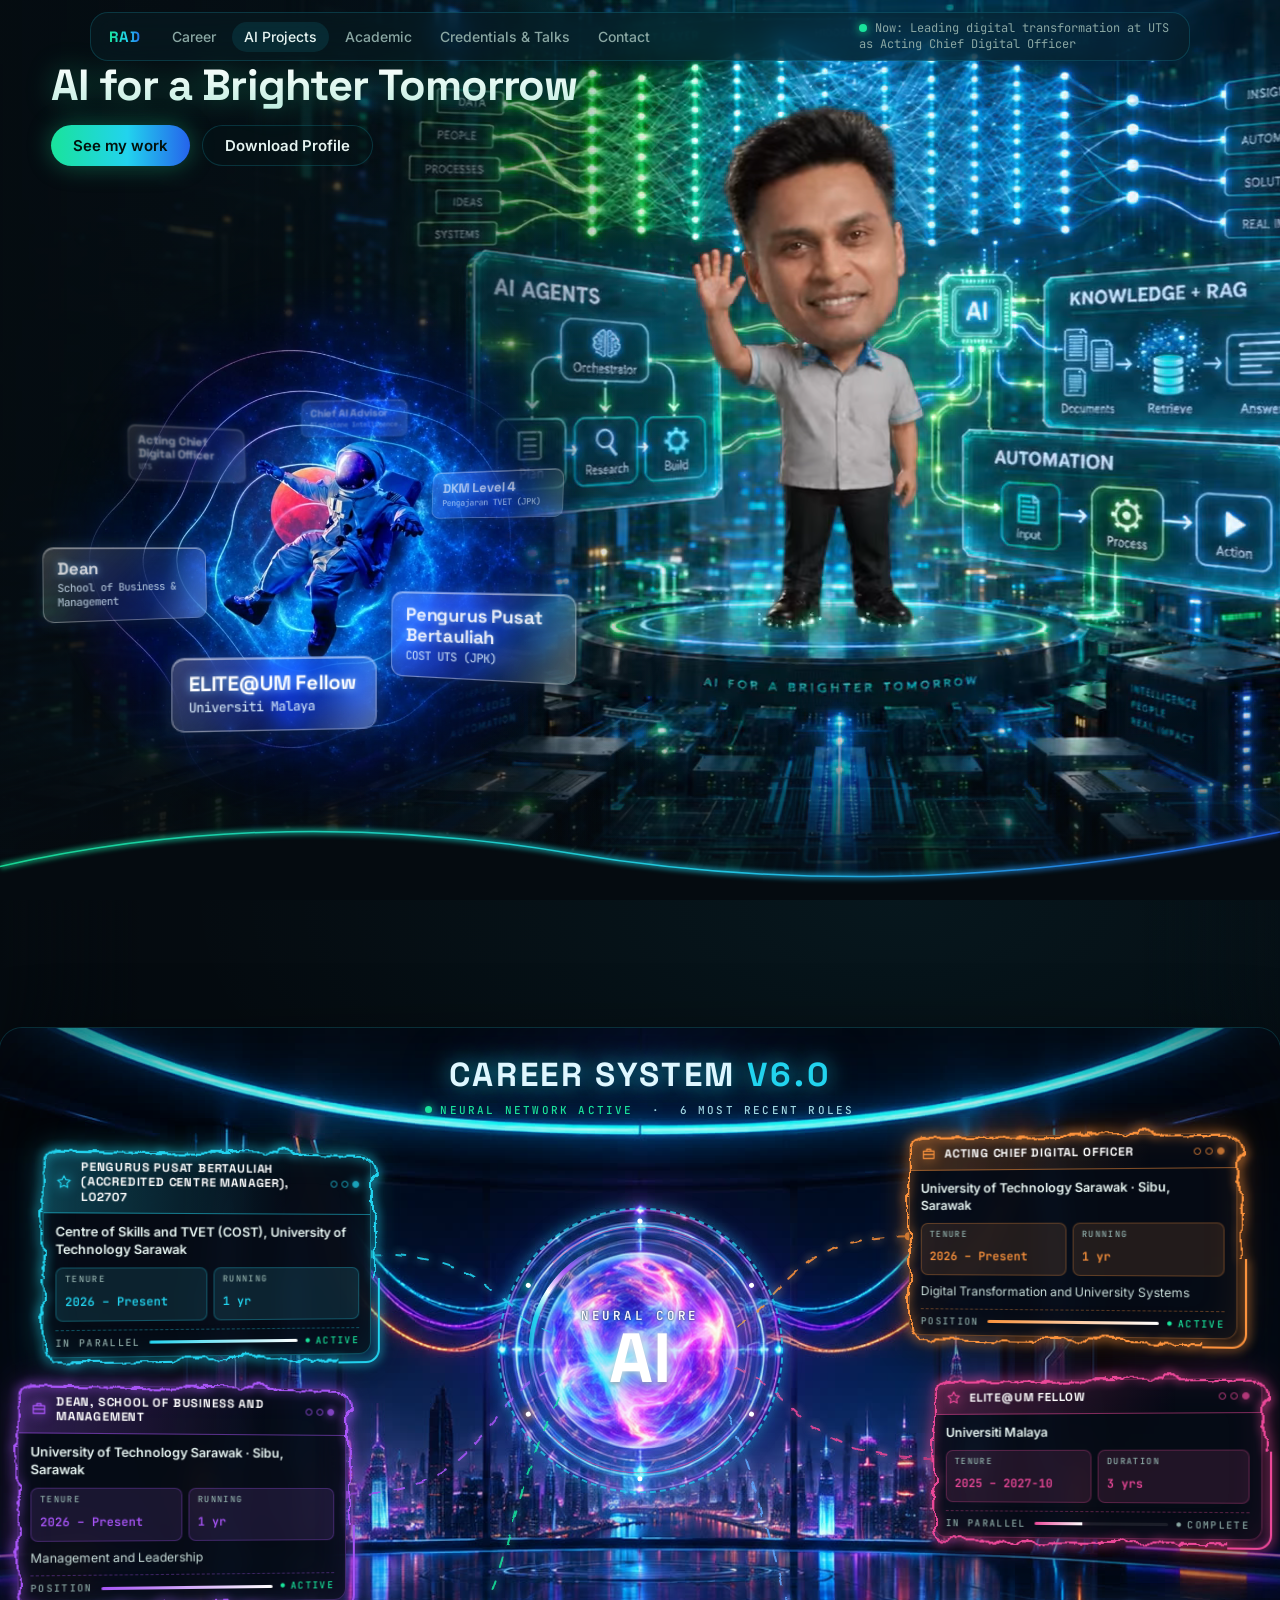
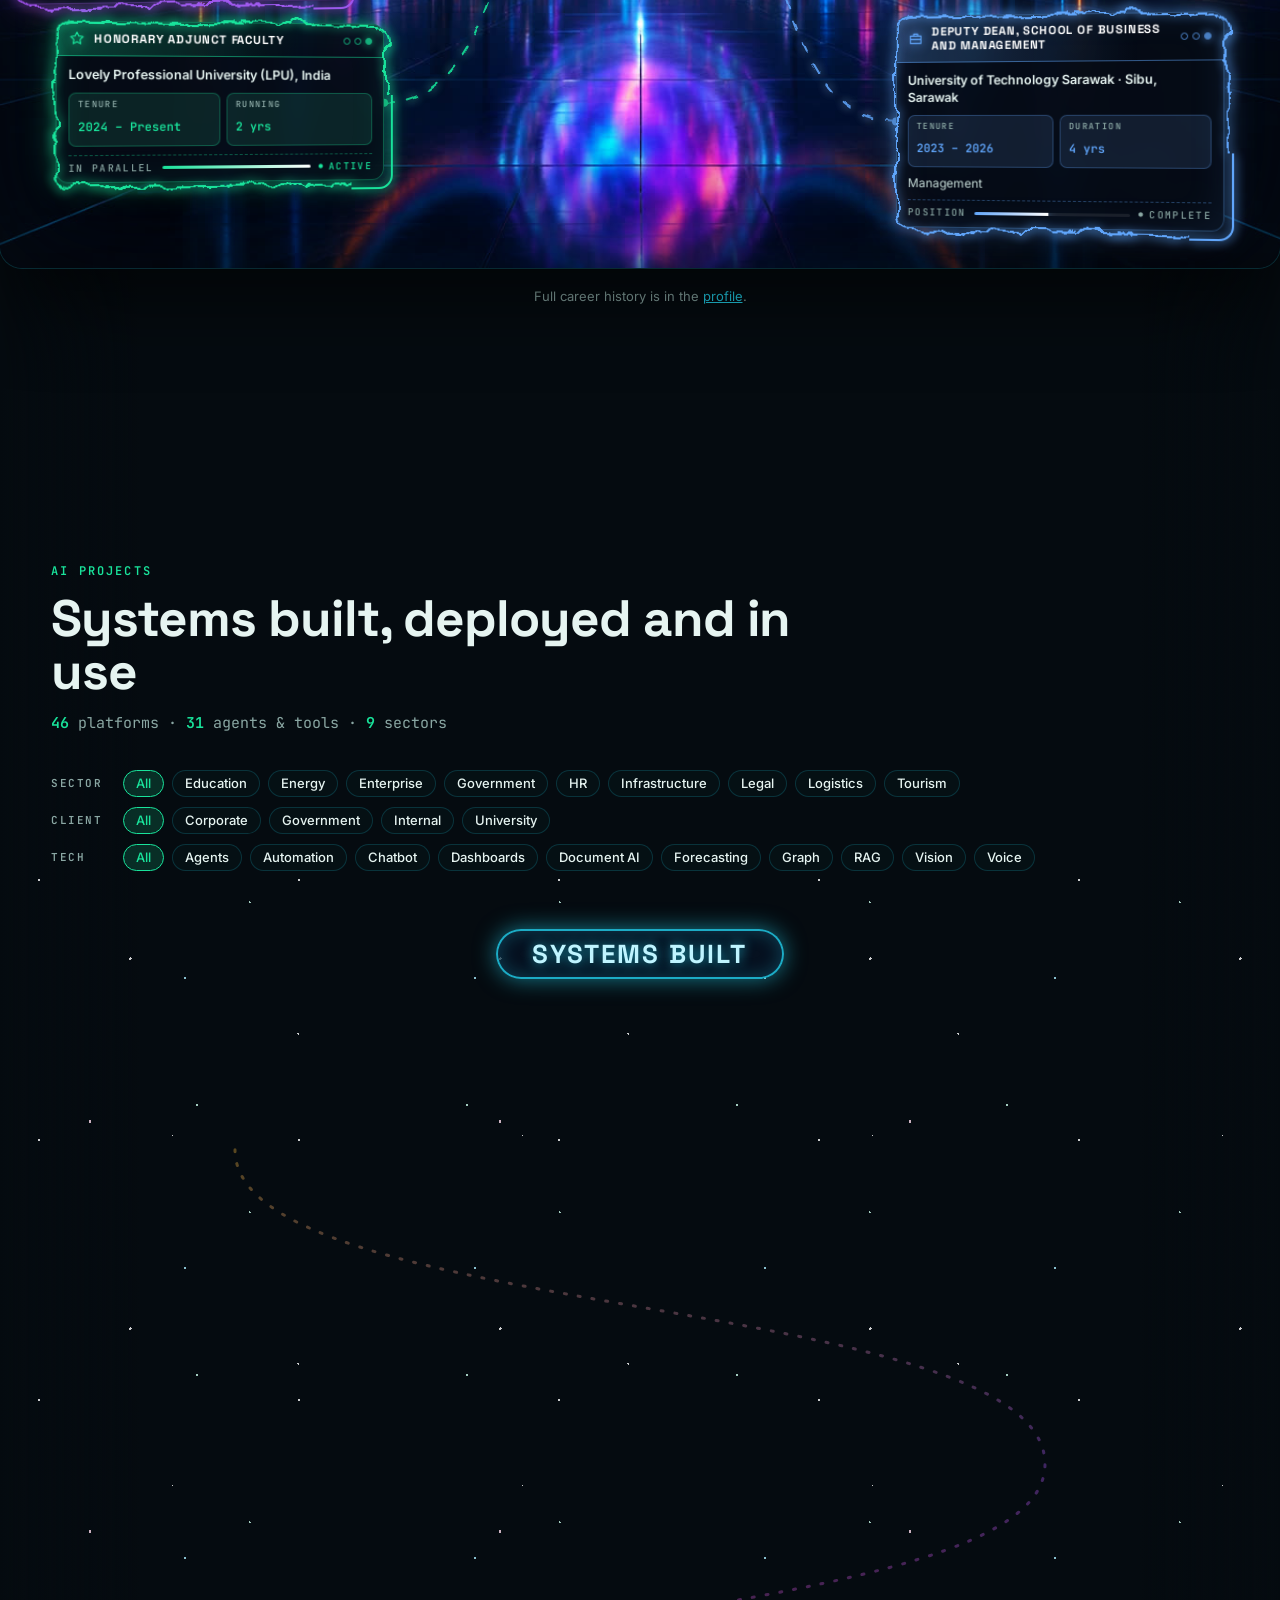
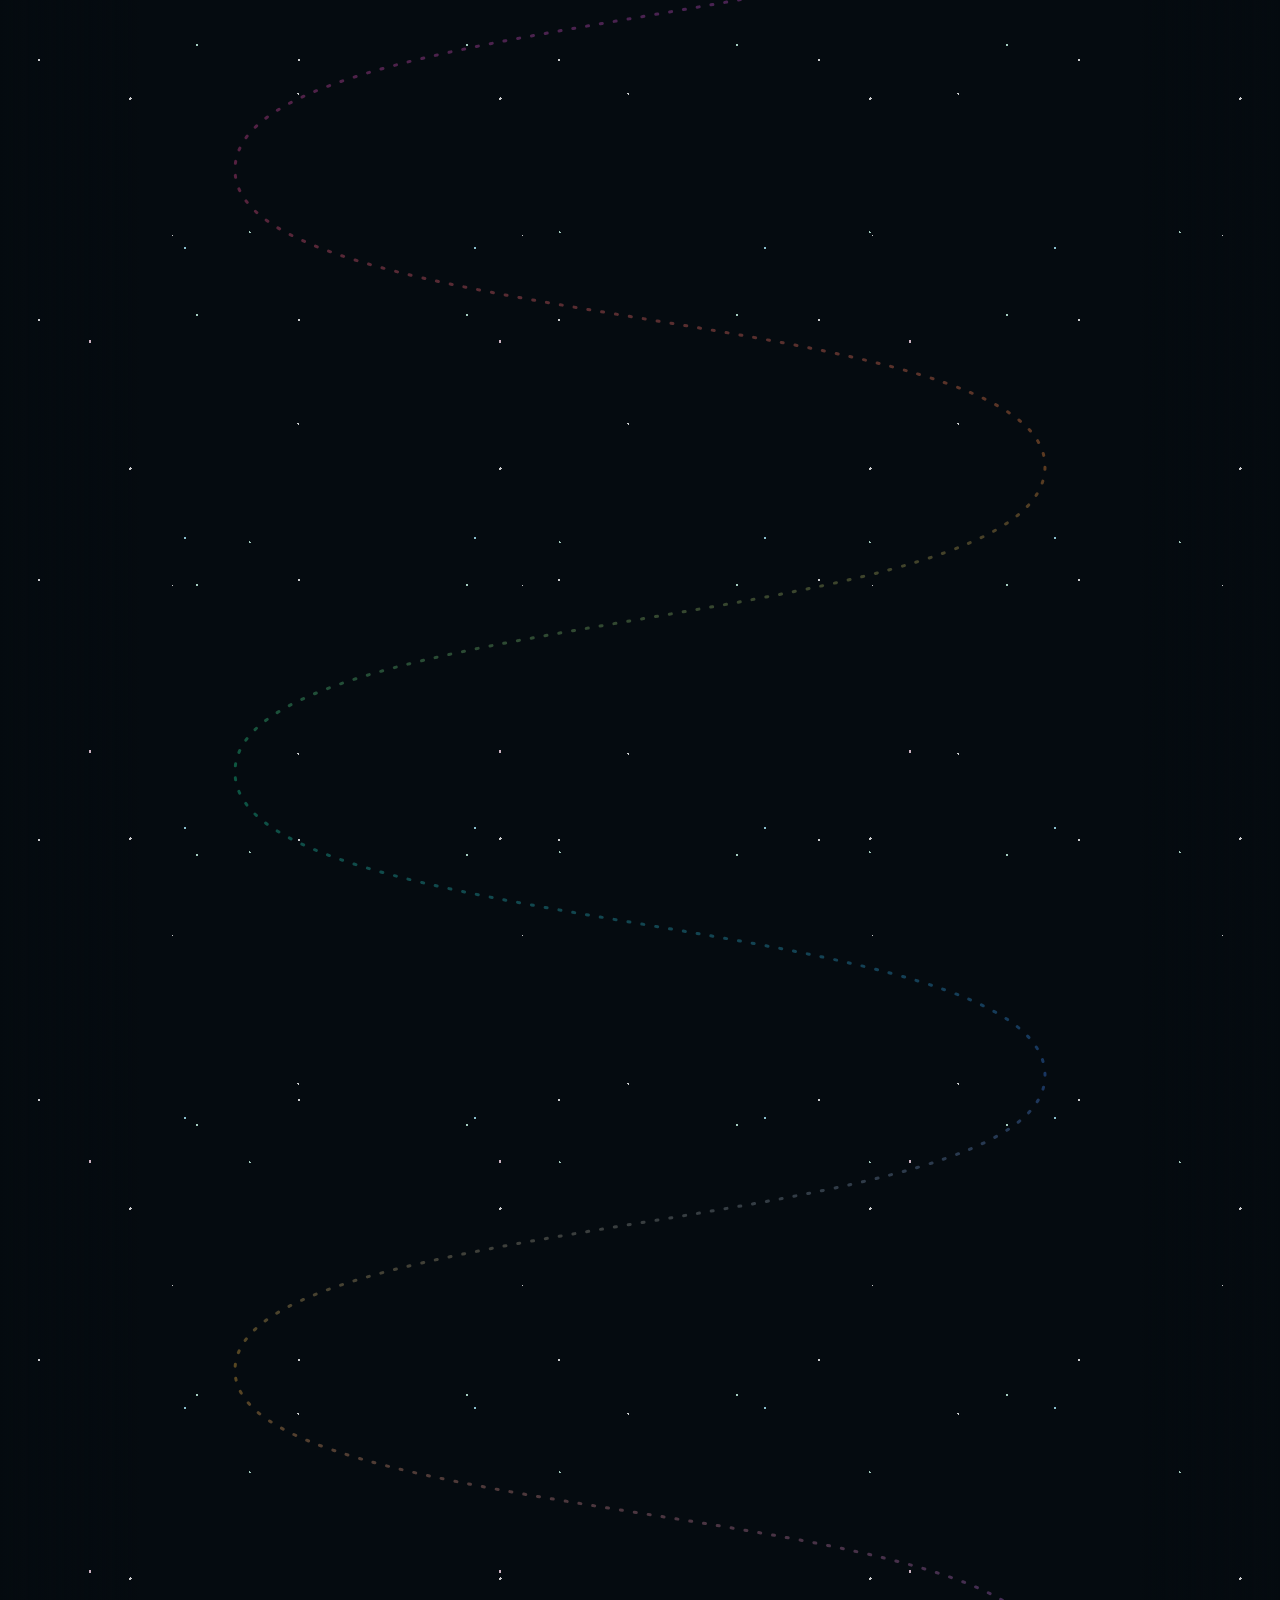
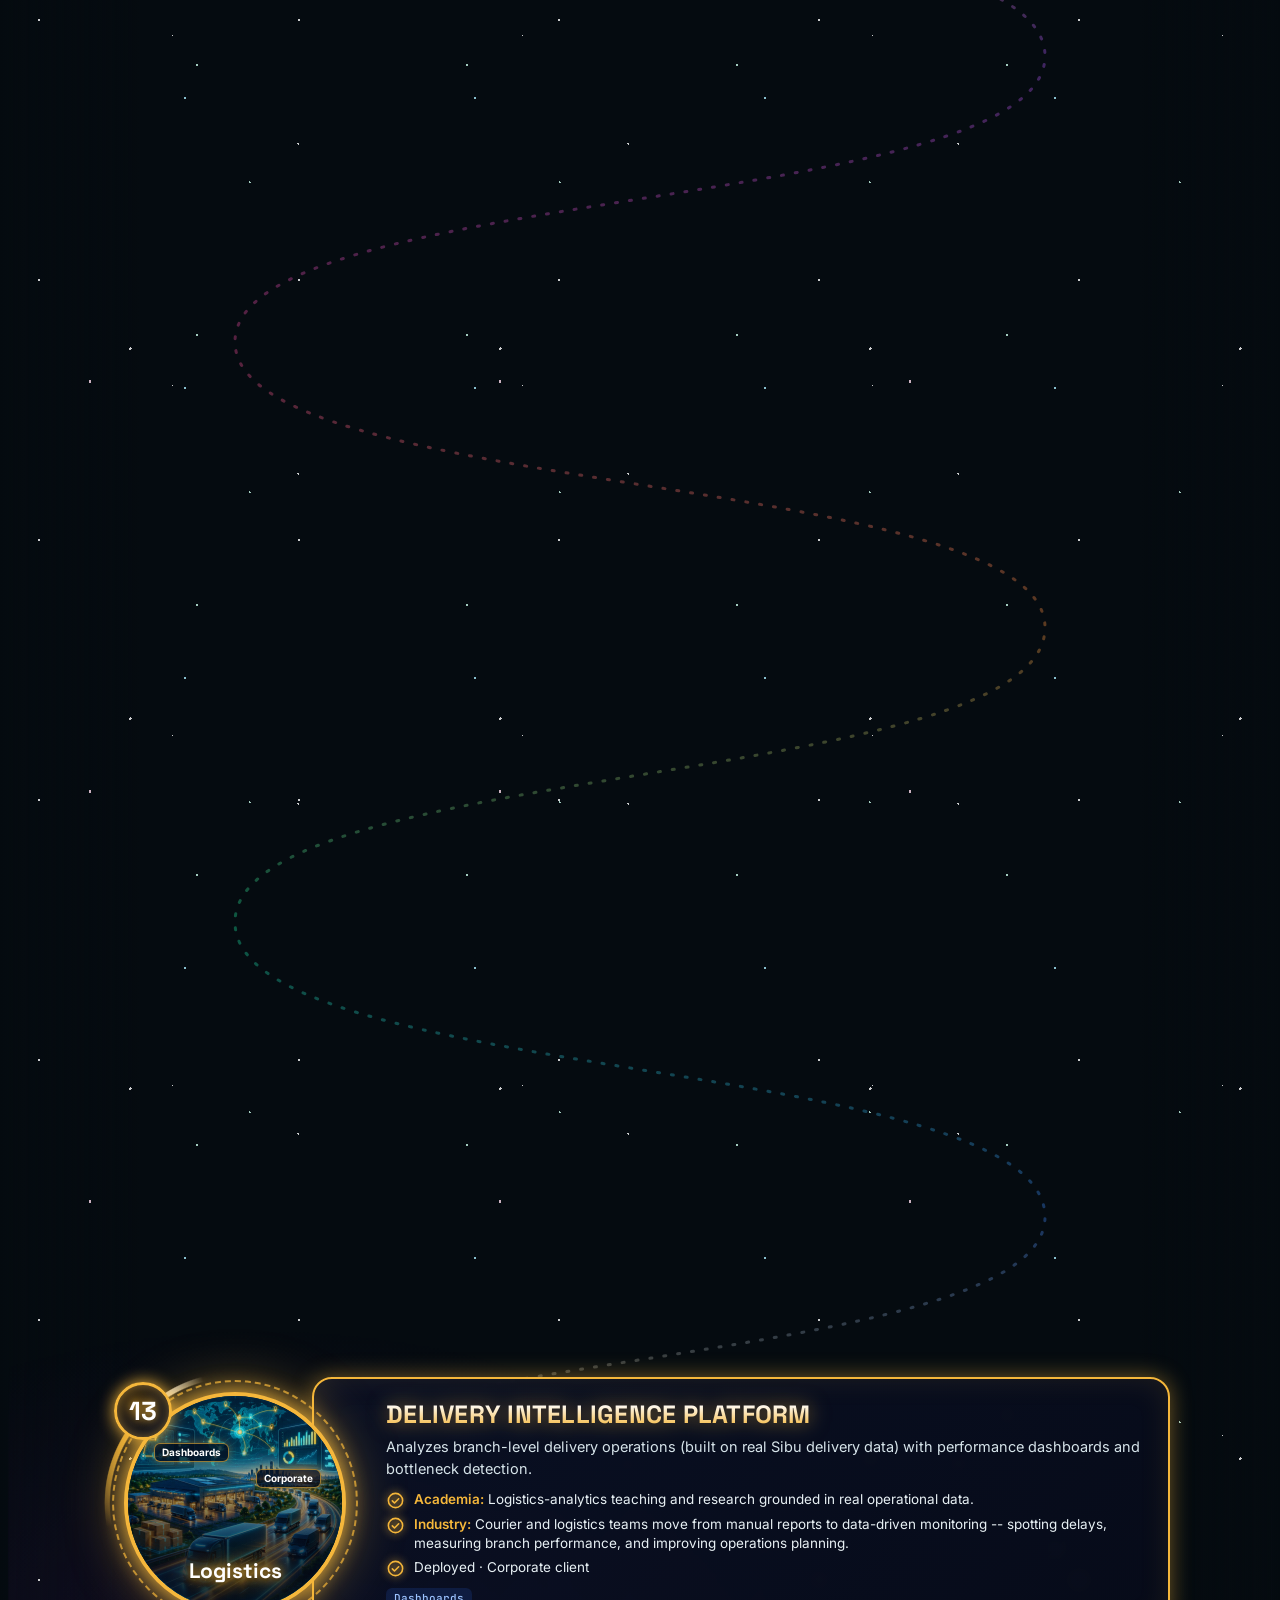
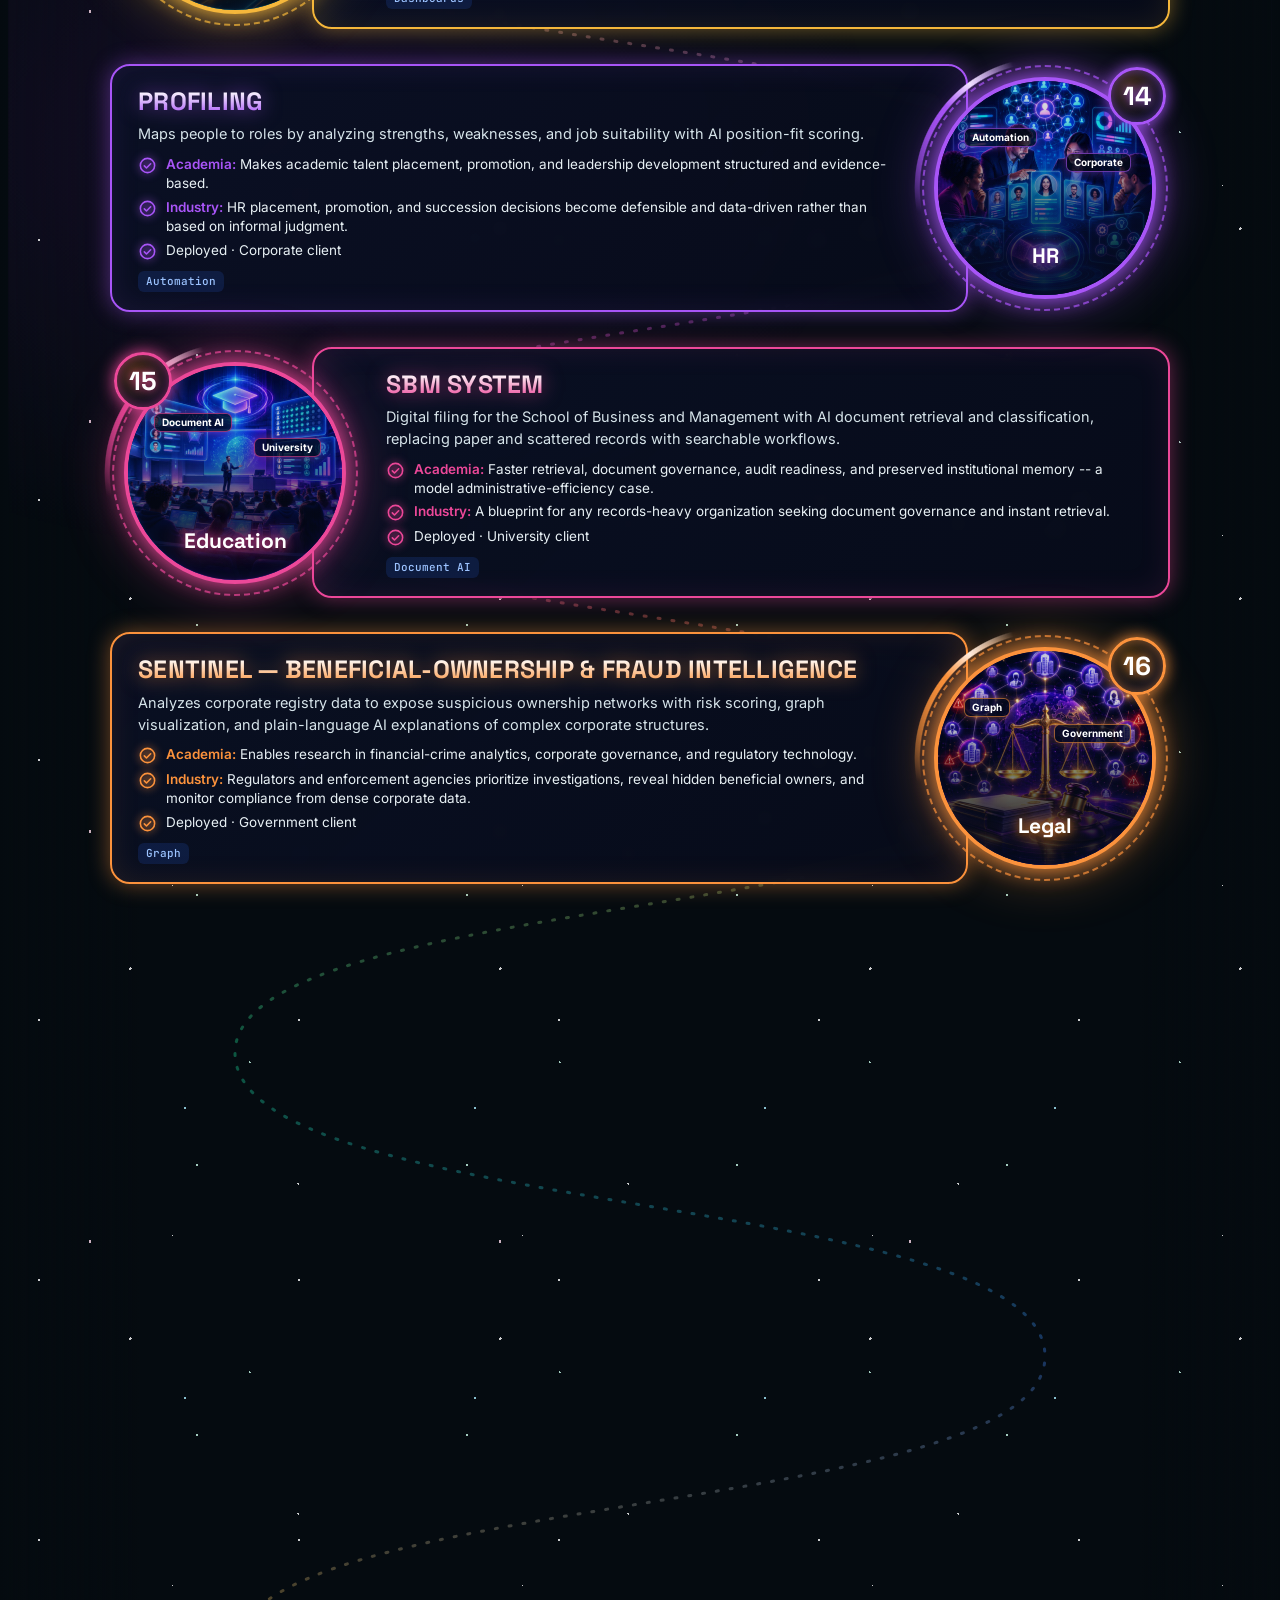
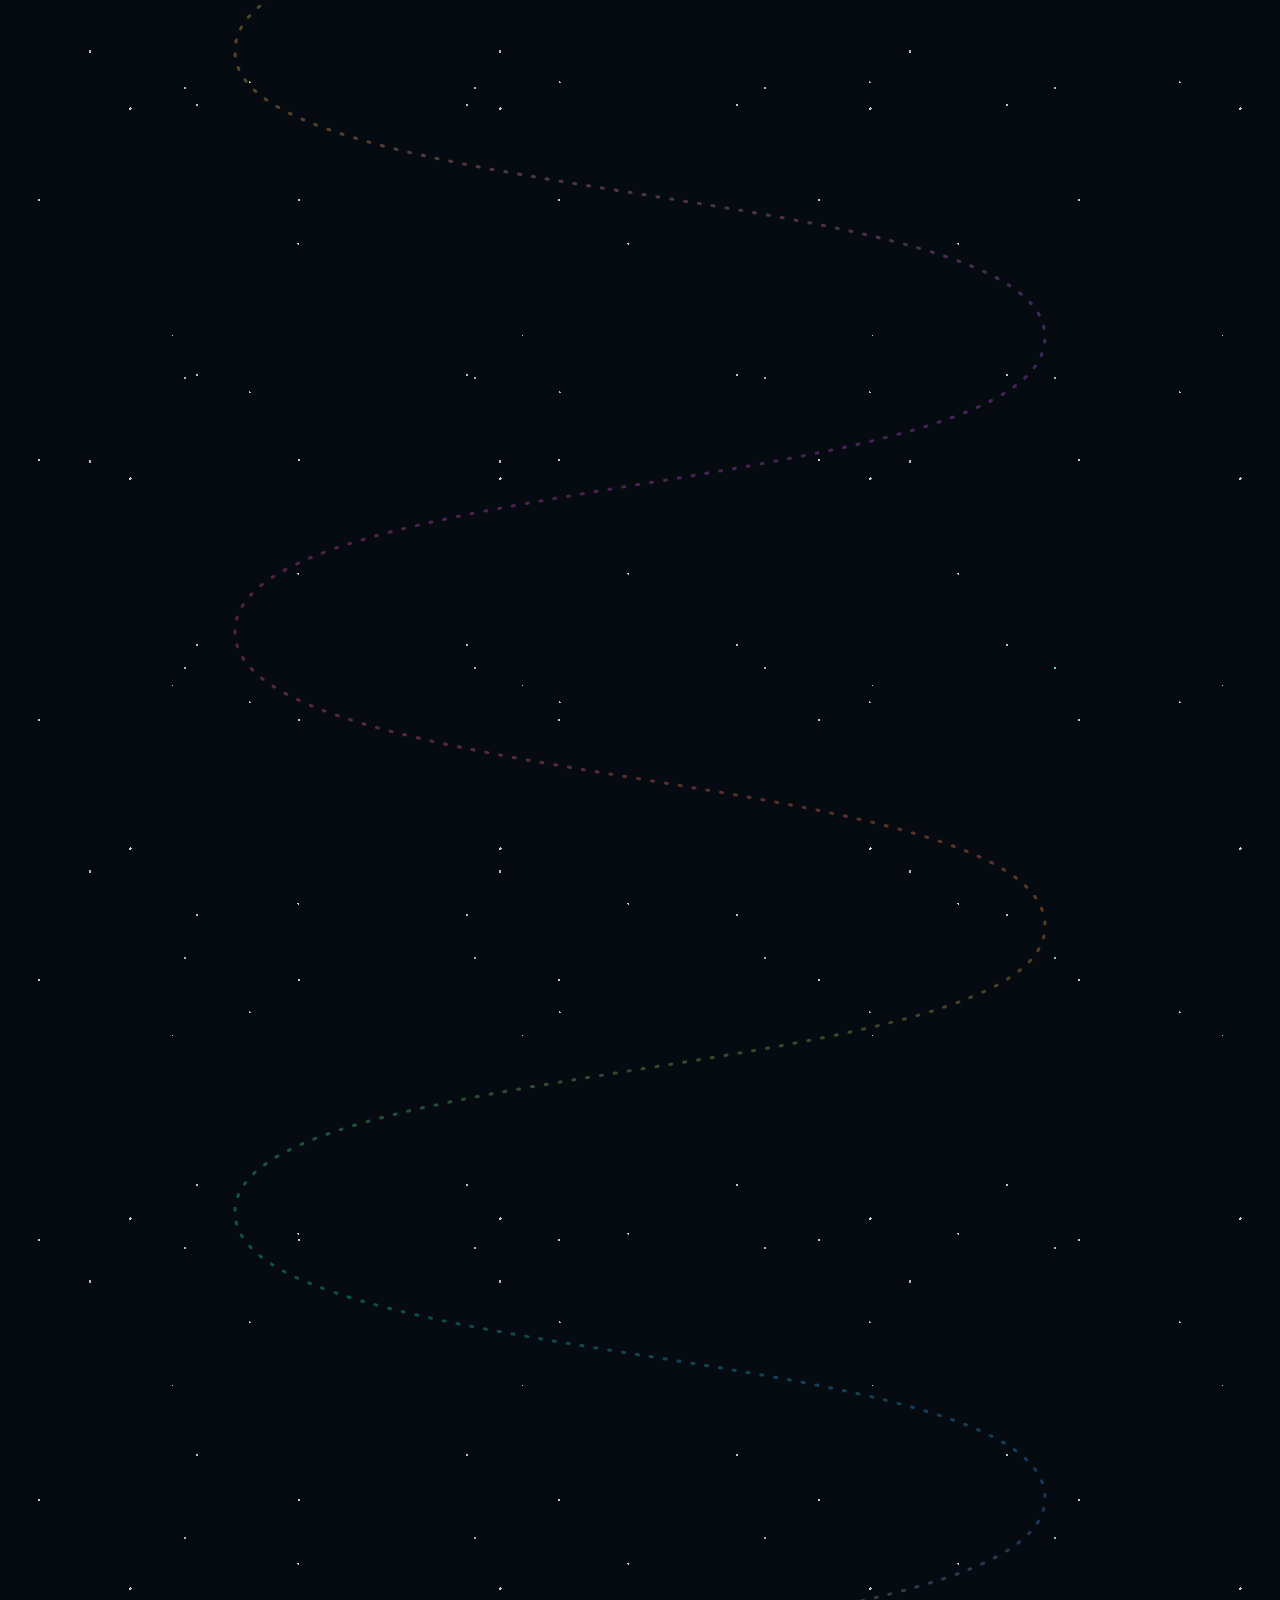
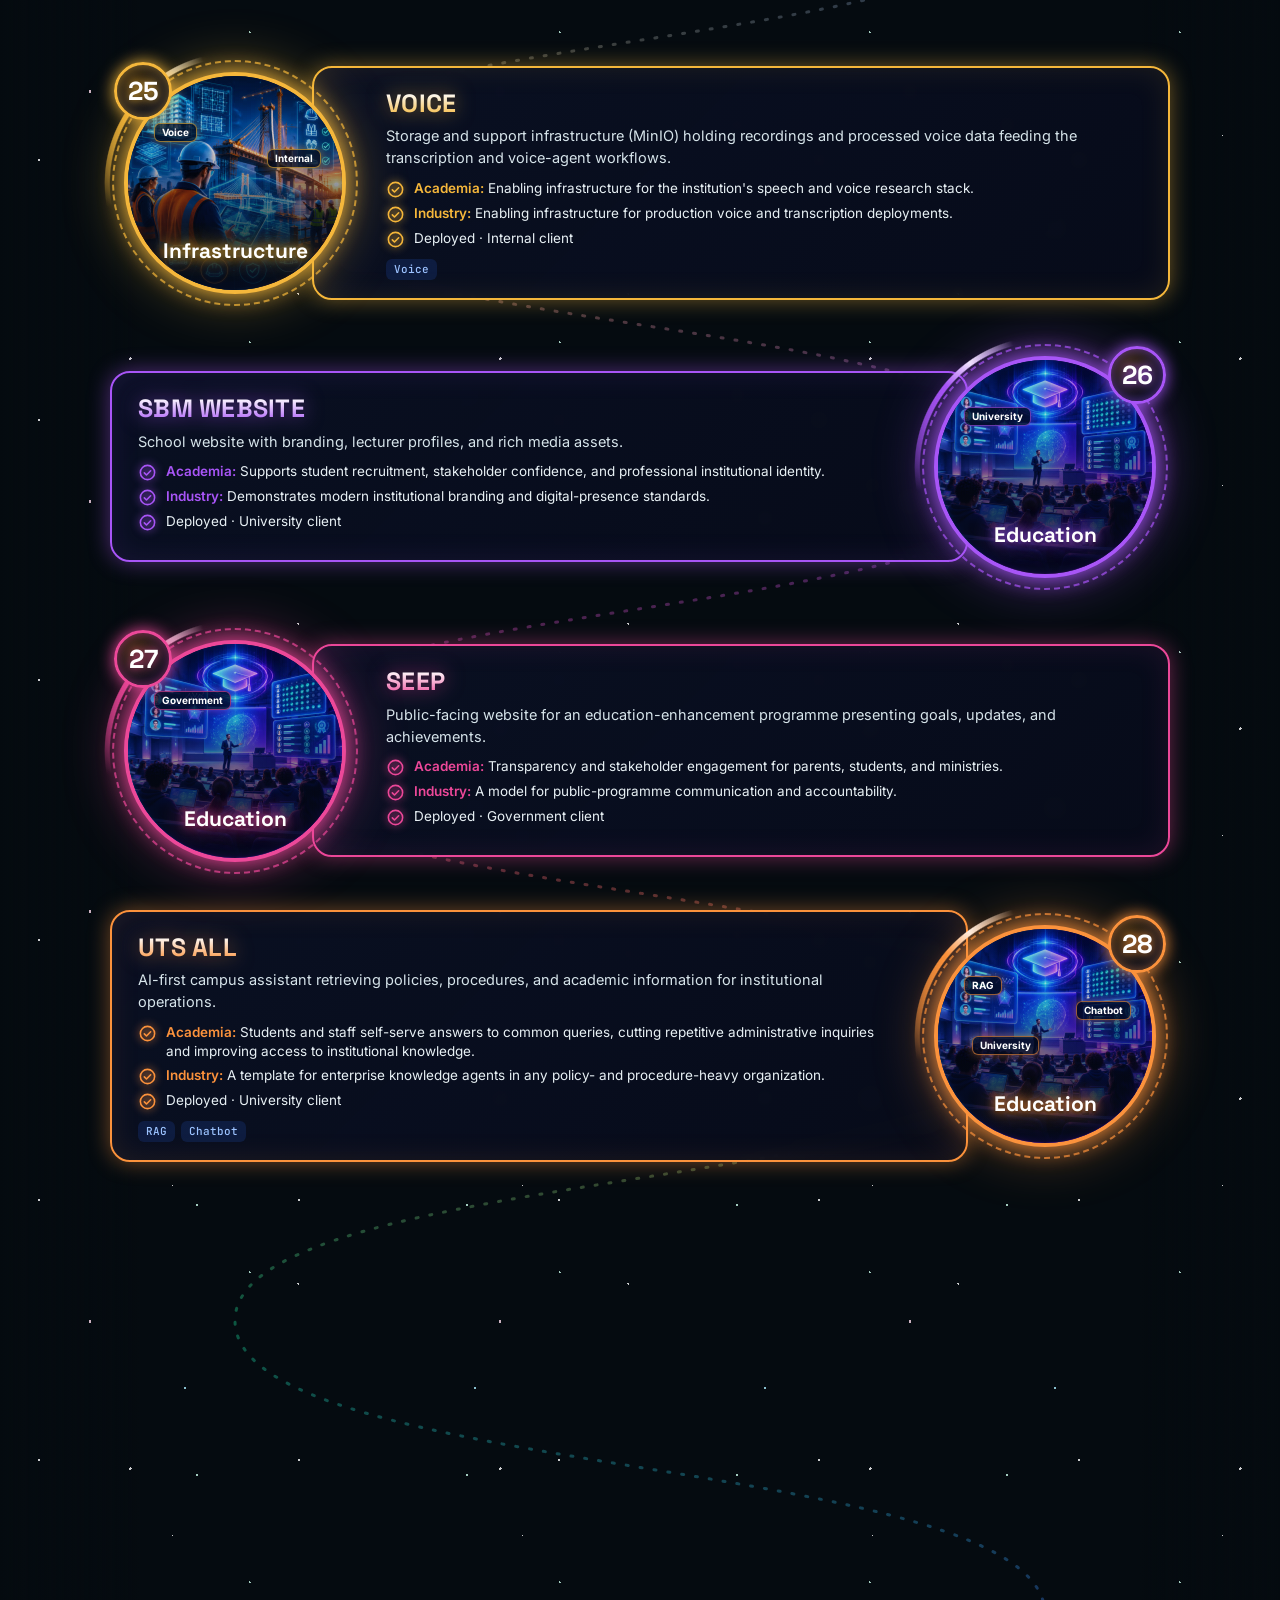
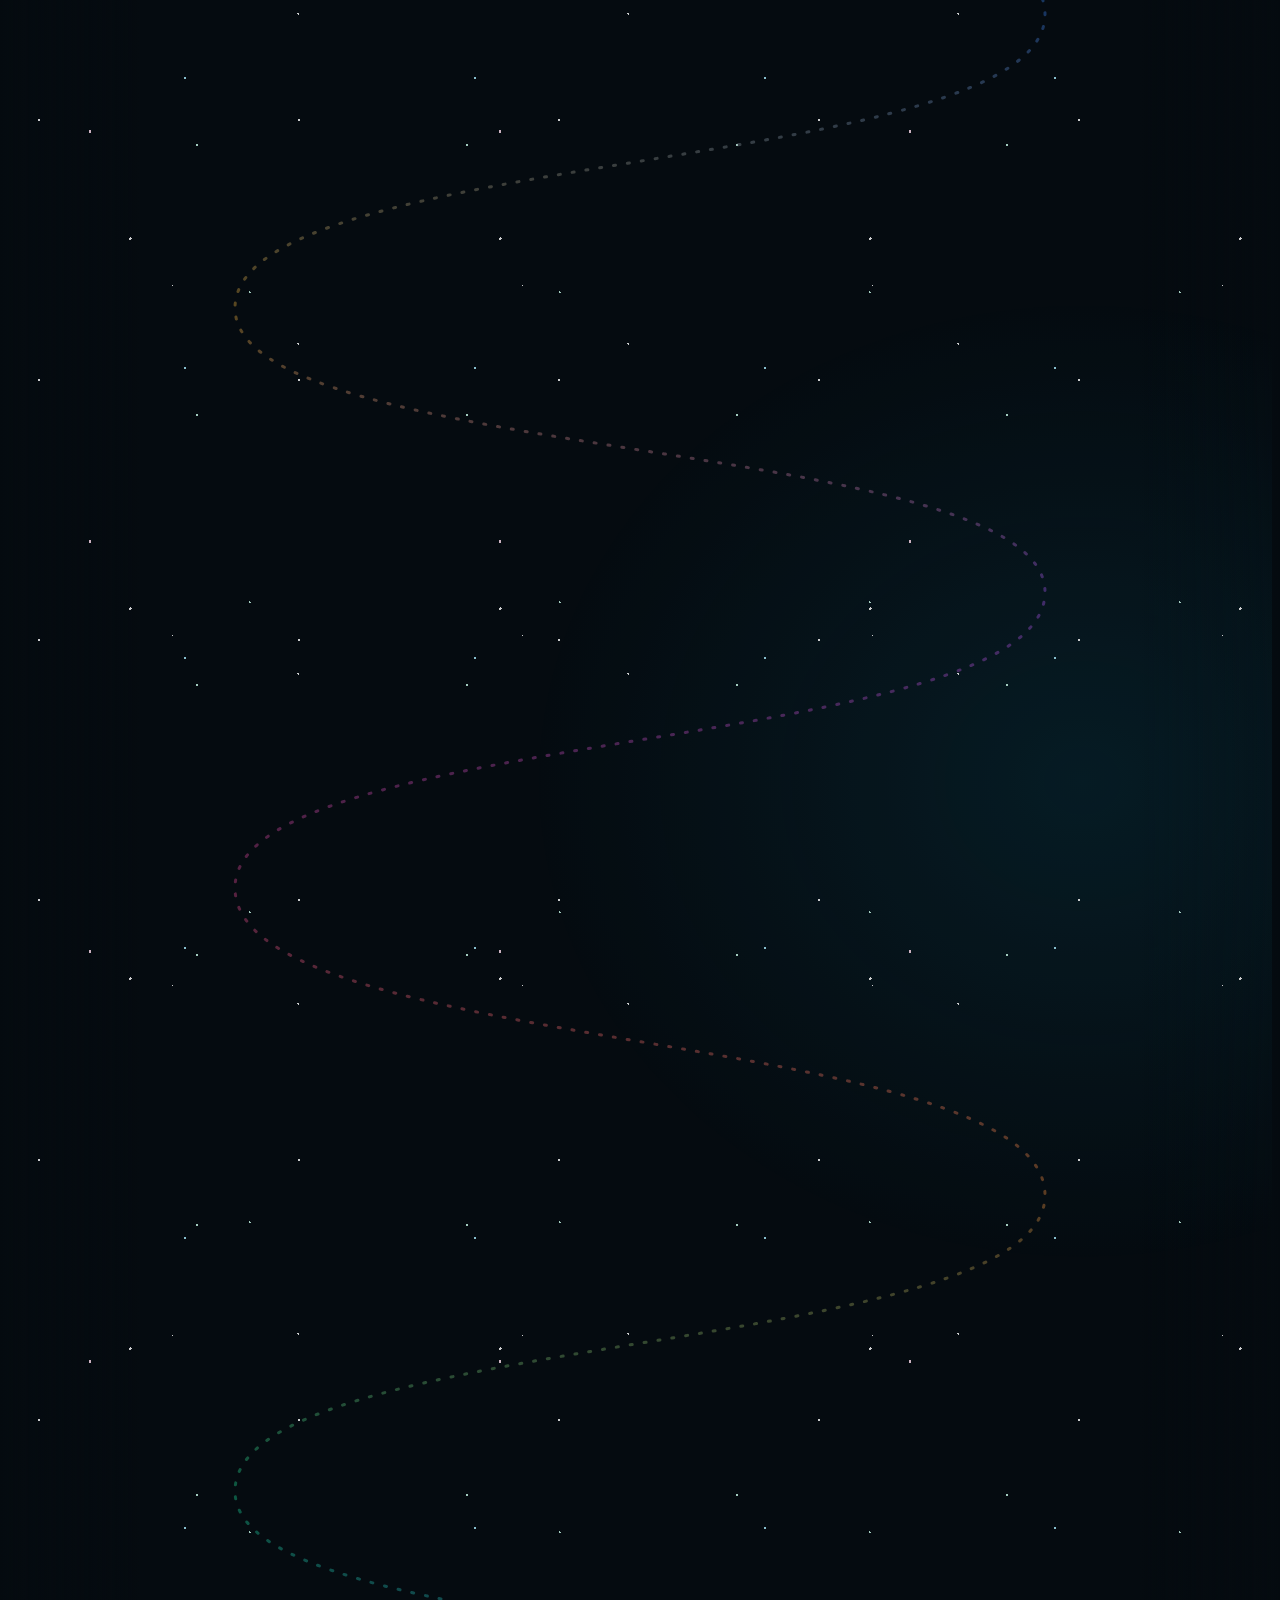
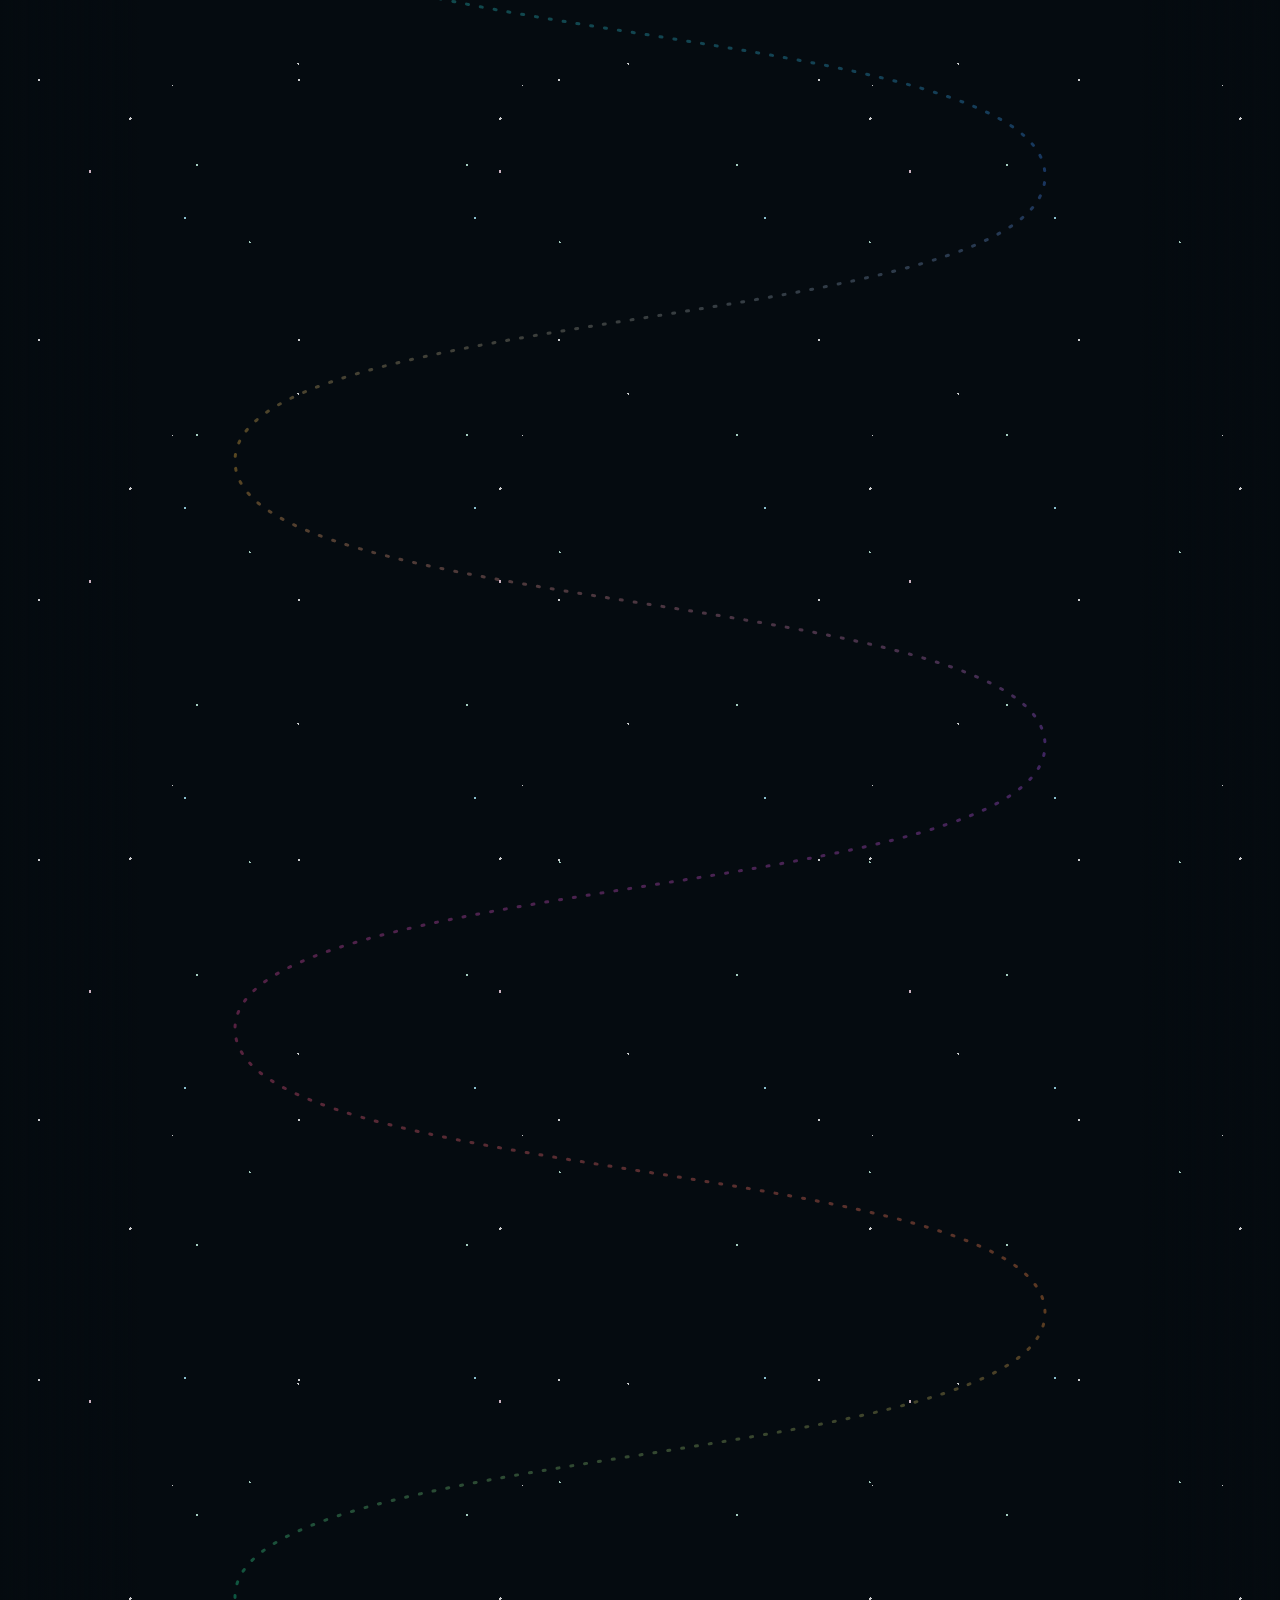
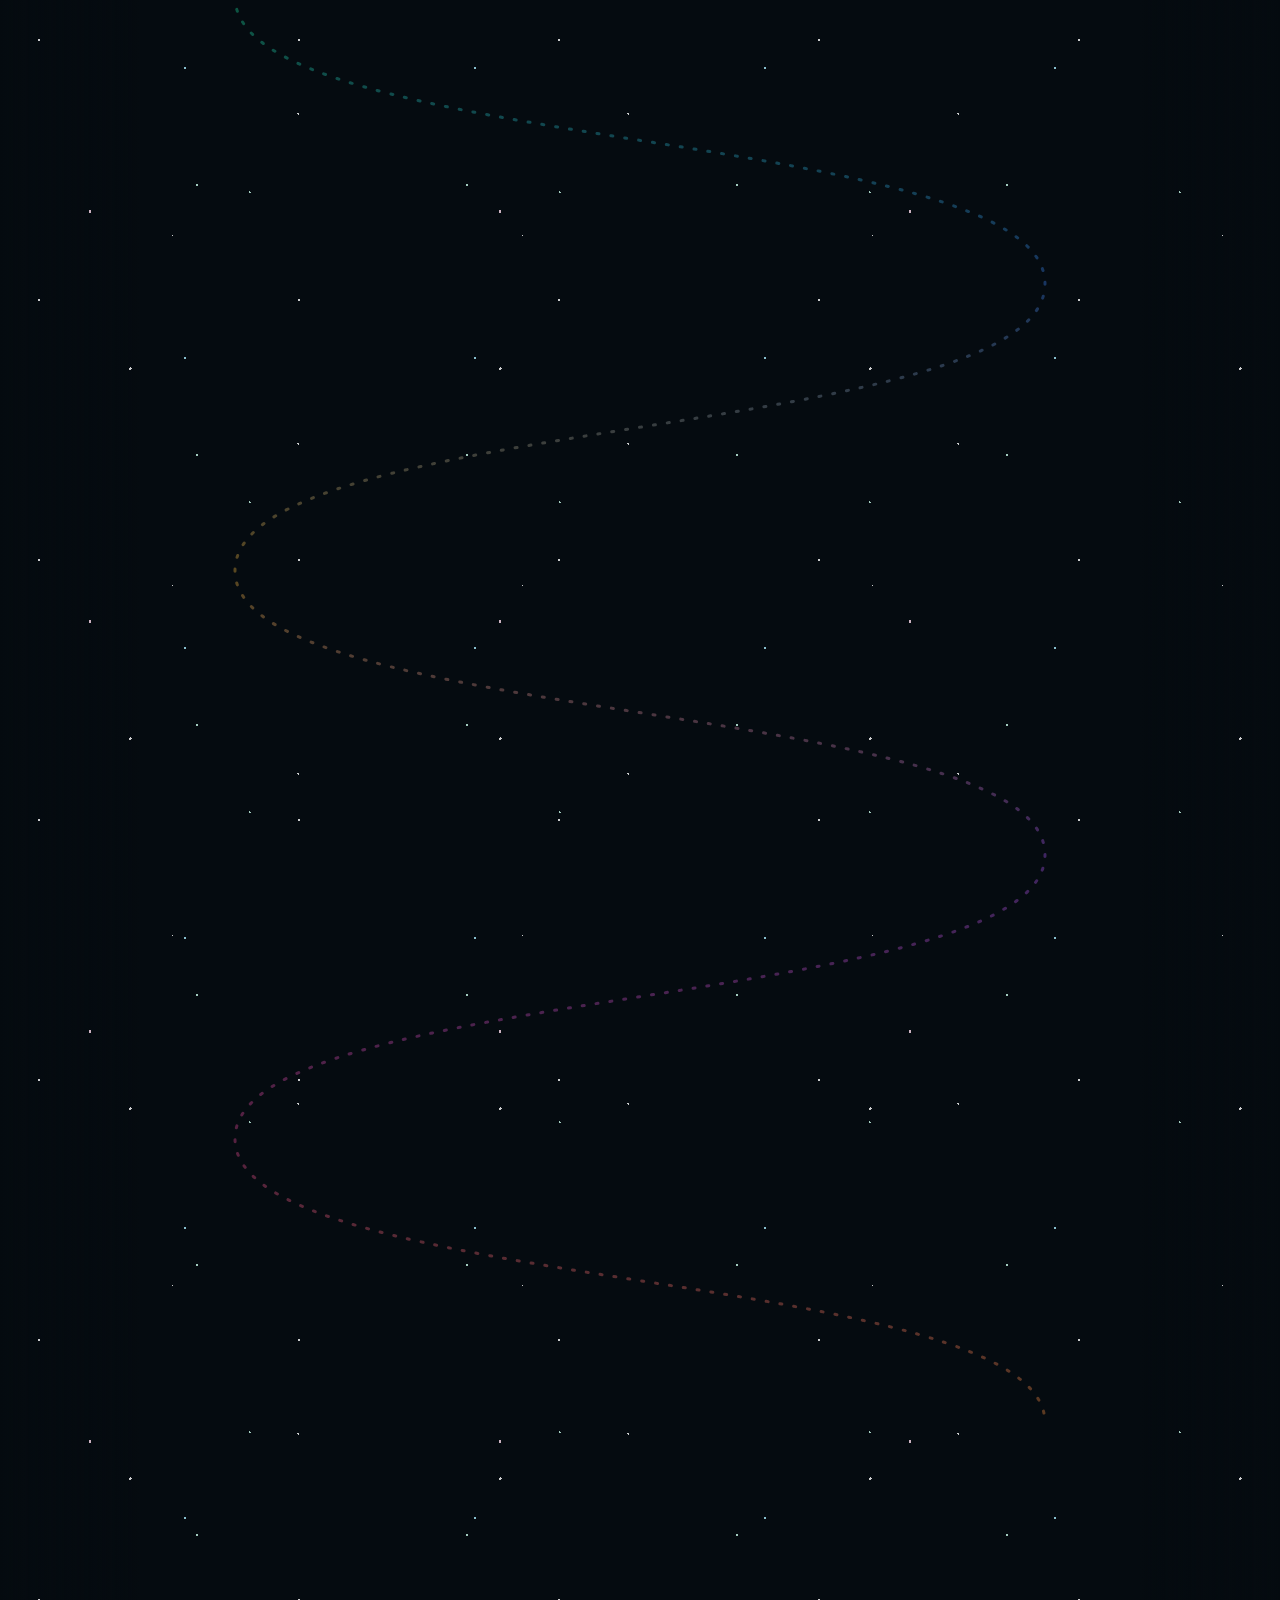
<file: index.html>
<!doctype html>
<html lang="en">
<head>
  <meta charset="utf-8">
  <meta name="viewport" content="width=device-width, initial-scale=1">
  <title>Dr. Rahmat Aidil Djubair</title>
  <meta name="description" content="Acting Chief Digital Officer, UTS. AI systems, research and training.">
  <link rel="preconnect" href="https://fonts.googleapis.com">
  <link rel="preconnect" href="https://fonts.gstatic.com" crossorigin>
  <link rel="stylesheet" href="https://fonts.googleapis.com/css2?family=Inter:wght@400;500;600&family=JetBrains+Mono:wght@400;600&family=Space+Grotesk:wght@500;700&display=swap">
  <link rel="preload" as="image" href="media/hero-poster.jpg">
  <link rel="stylesheet" href="css/styles.css">
</head>
<body>
  <a class="skip" href="#career">Skip to content</a>

  <header class="hero" id="top">
    <div class="hero__media">
      <video class="hero__video" muted loop playsinline preload="none" poster="media/hero-poster.jpg" aria-hidden="true"></video>
      <div class="hero__shade"></div>
      <div class="hero__orbit">
        <video class="hero__orbit-video" muted loop playsinline preload="none" poster="media/astro-poster.jpg" aria-hidden="true"></video>
        <ul class="hero__cards" aria-label="Recognition"></ul>
      </div>
    </div>
    <div class="hero__content">
      <h1 class="hero__title" data-bind="headline"></h1>
      <div class="hero__ctas">
        <a class="btn btn--primary" href="#projects">See my work</a>
        <a class="btn btn--ghost" data-bind-href="cv" download>Download Profile</a>
      </div>
    </div>
    <svg class="hero__wave" viewBox="0 0 1440 100" preserveAspectRatio="none" aria-hidden="true">
      <defs>
        <linearGradient id="wave-line" x1="0" x2="1" y1="0" y2="0">
          <stop offset="0" stop-color="#19e39b"/><stop offset=".55" stop-color="#22d3ee"/><stop offset="1" stop-color="#2563eb"/>
        </linearGradient>
        <filter id="wave-glow" x="-5%" y="-200%" width="110%" height="500%">
          <feGaussianBlur stdDeviation="3"/>
        </filter>
      </defs>
      <path class="hero__wave-fill" d="M0,64 C220,18 430,18 640,50 C860,84 1120,88 1440,28 L1440,100 L0,100 Z"/>
      <path class="hero__wave-line hero__wave-line--glow" d="M0,64 C220,18 430,18 640,50 C860,84 1120,88 1440,28"/>
      <path class="hero__wave-line" d="M0,64 C220,18 430,18 640,50 C860,84 1120,88 1440,28"/>
    </svg>
  </header>
  <div class="side side--l" aria-hidden="true"></div>
  <div class="side side--r" aria-hidden="true"></div>

  <nav class="nav glass" id="nav" aria-label="Sections"></nav>

  <main class="dash">
    <section class="section" id="career" aria-labelledby="career-h"></section>
    <section class="section" id="projects" aria-labelledby="projects-h"></section>
    <section class="section" id="academic" aria-labelledby="academic-h"></section>
    <section class="section" id="credentials" aria-labelledby="credentials-h"></section>
  </main>
  <footer class="section footer" id="contact"></footer>

  <script src="vendor/gsap.min.js"></script>
  <script src="vendor/ScrollTrigger.min.js"></script>
  <script src="vendor/Flip.min.js"></script>
  <script src="vendor/lenis.min.js"></script>
  <script src="js/lib.js"></script>
  <script src="data/profile.js"></script>
  <script src="data/career.js"></script>
  <script src="data/projects.js"></script>
  <script src="data/academic.js"></script>
  <script src="data/credentials.js"></script>
  <script src="data/training.js"></script>
  <script src="js/hero.js"></script>
  <script src="js/app.js"></script>
</body>
</html>
</file>
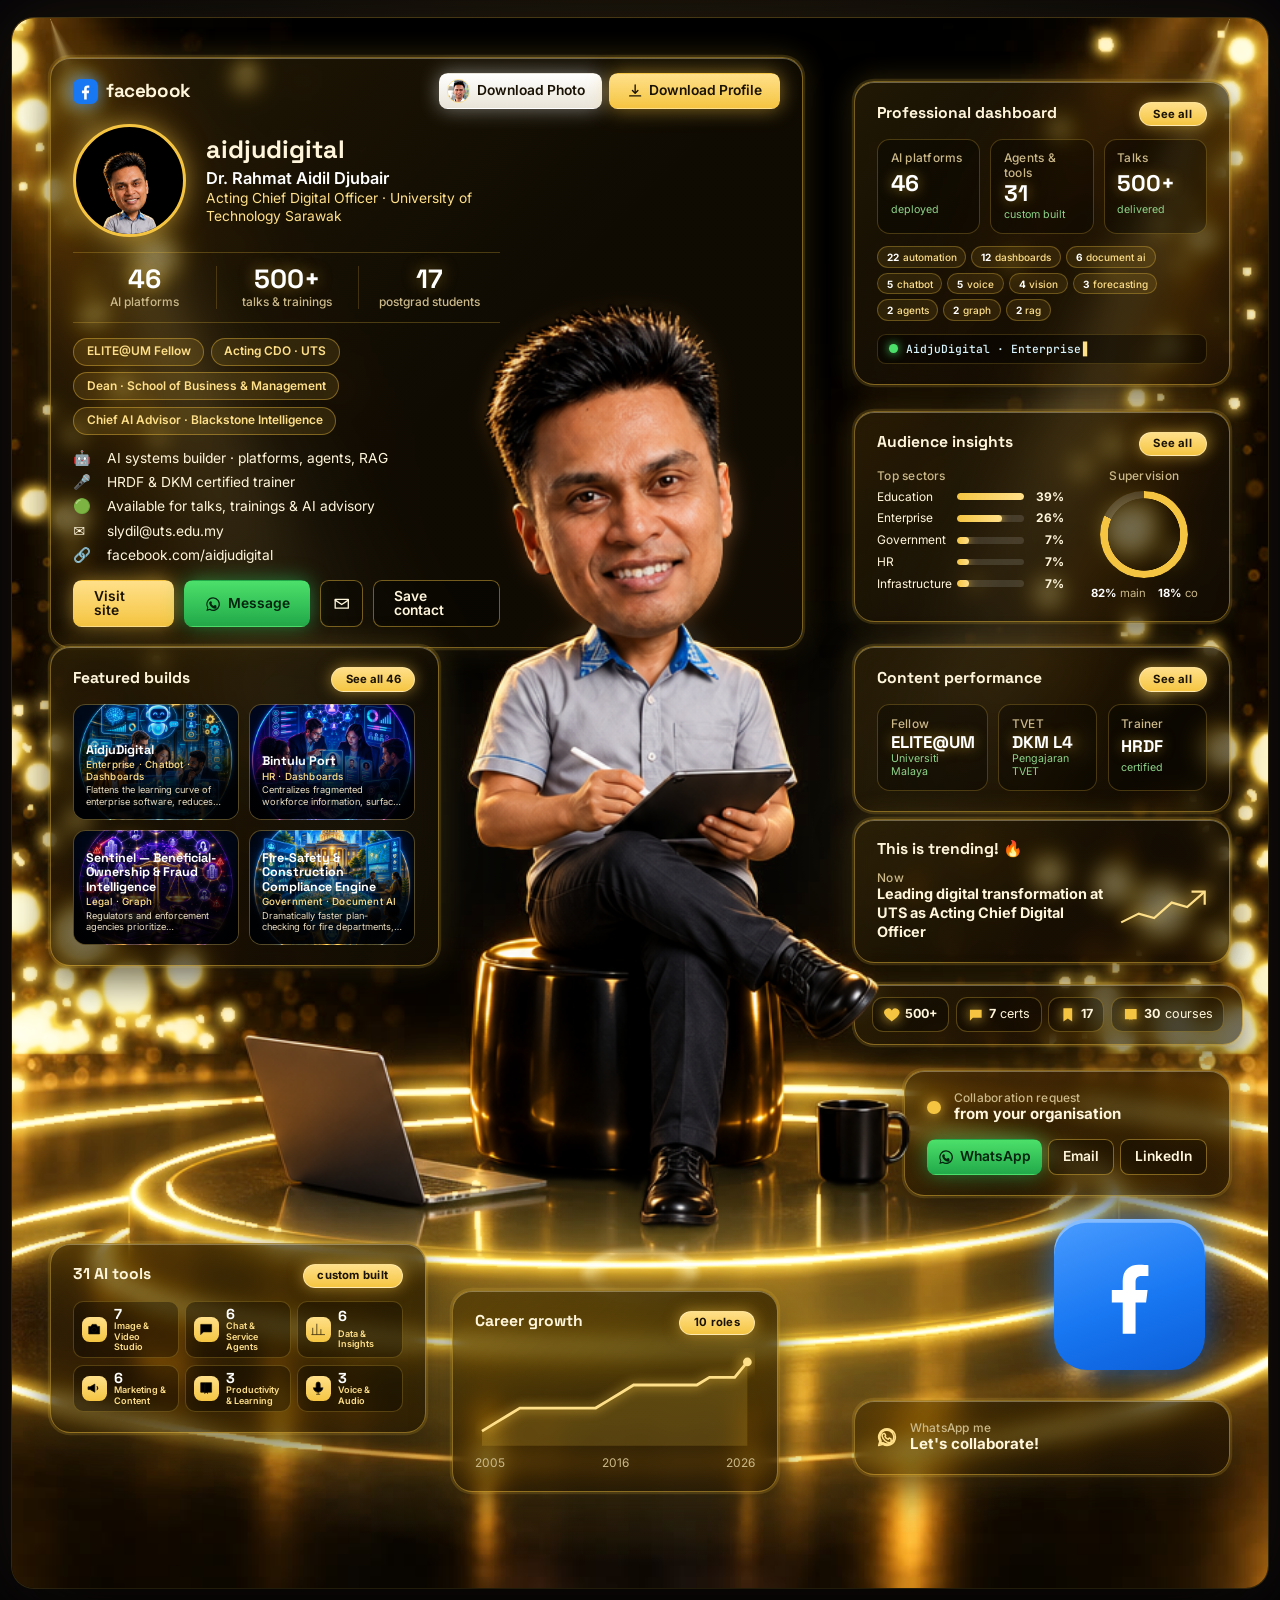
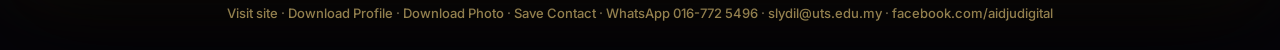
<file: resume/index.html>
<!doctype html>
<html lang="en">
<head>
  <meta charset="utf-8">
  <meta name="viewport" content="width=device-width, initial-scale=1">
  <title>Dr. Rahmat Aidil Djubair — Digital Resume</title>
  <meta name="description" content="Acting Chief Digital Officer, UTS · Dean, SBM · Chief AI Advisor. AI systems, research and training.">
  <meta property="og:type" content="profile">
  <meta property="og:url" content="https://slashsly5-rgb.github.io/rahmat-aidil/resume/">
  <meta property="og:title" content="Dr. Rahmat Aidil Djubair — Digital Resume">
  <meta property="og:description" content="Acting Chief Digital Officer, UTS · Dean, SBM · Chief AI Advisor. AI systems, research and training.">
  <meta property="og:image" content="https://slashsly5-rgb.github.io/rahmat-aidil/resume/og.jpg">
  <meta property="og:image:width" content="1200">
  <meta property="og:image:height" content="630">
  <meta name="twitter:card" content="summary_large_image">
  <link rel="icon" href="photo-thumb.jpg">
  <link rel="preconnect" href="https://fonts.googleapis.com">
  <link rel="preconnect" href="https://fonts.gstatic.com" crossorigin>
  <link rel="stylesheet" href="https://fonts.googleapis.com/css2?family=Inter:wght@400;500;600;700&family=JetBrains+Mono:wght@400;600&family=Space+Grotesk:wght@500;700&display=swap">
  <link rel="stylesheet" href="resume.css?v=22">
</head>
<body>
  <main class="poster" id="poster" aria-label="Digital resume of Dr. Rahmat Aidil Djubair">
    <div class="poster__scenebox">
      <img class="poster__scene" src="scene.jpg?v=12" alt="" width="1024" height="1280">
      <div class="poster__bg" aria-hidden="true"><i class="beam beam--l"></i><i class="beam beam--r"></i><i class="bokeh bokeh--1"></i><i class="bokeh bokeh--2"></i><i class="bokeh bokeh--3"></i></div>
      <div class="poster__stage" aria-hidden="true"><i class="ripple"></i></div>
      <img class="poster__figure" src="figure.png?v=12" alt="Dr. Rahmat Aidil Djubair, caricature, seated with a tablet" width="1024" height="1280">
      <div class="poster__sparks" aria-hidden="true"></div>
    </div>
    <div class="poster__ui" id="ui"></div>
  </main>
  <p class="foot"><a href="../">Visit site</a> · <a href="../cv/Rahmat-Aidil-Profile.pdf?v=20261116c" download>Download Profile</a> · <a href="../cv/Rahmat-Aidil-Photo.jpg" download>Download Photo</a> · <a href="../cv/Rahmat-Aidil.vcf" download>Save Contact</a> · <a href="https://wa.me/60167725496" rel="noopener" target="_blank">WhatsApp 016-772 5496</a> · <a href="mailto:slydil@uts.edu.my">slydil@uts.edu.my</a> · <a href="https://www.facebook.com/aidjudigital" rel="noopener" target="_blank">facebook.com/aidjudigital</a></p>

  <script src="../js/lib.js"></script>
  <script src="../data/profile.js"></script>
  <script src="../data/career.js"></script>
  <script src="../data/projects.js"></script>
  <script src="../data/academic.js"></script>
  <script src="../data/credentials.js"></script>
  <script src="../data/training.js"></script>
  <script src="resume.js?v=15"></script>
</body>
</html>
</file>
<file: css/styles.css>
/* ---------- tokens ---------- */
@property --spin { syntax: '<angle>'; inherits: false; initial-value: 0deg; }
:root {
  --bg: #050b10; --bg-2: #07131a; --glass: rgba(10, 30, 35, .55); --line: rgba(34, 211, 238, .18);
  --emerald: #19e39b; --cyan: #22d3ee; --cobalt: #2563eb; --text: #e6f4f1; --muted: #8aa7a3;
  --grad: linear-gradient(90deg, var(--emerald), var(--cyan) 55%, var(--cobalt));
  --f-display: 'Space Grotesk', system-ui, sans-serif; --f-body: 'Inter', system-ui, sans-serif;
  --f-mono: 'JetBrains Mono', ui-monospace, monospace;
  --r: 18px; --gutter: clamp(16px, 4vw, 56px); --max: 1280px;
  color-scheme: dark;
}
*, *::before, *::after { box-sizing: border-box; }
html { scroll-behavior: smooth; }
body { margin: 0; background: var(--bg); color: var(--text); font: 400 16px/1.6 var(--f-body); overflow-x: hidden; }
img, video, svg { display: block; max-width: 100%; }
a { color: inherit; }
:focus-visible { outline: 2px solid var(--cyan); outline-offset: 3px; border-radius: 6px; }
.skip { position: absolute; left: -999px; top: 8px; }
.skip:focus { left: 8px; z-index: 100; background: var(--bg); padding: 8px 12px; }

/* ---------- primitives ---------- */
.eyebrow { font: 600 12px/1.4 var(--f-mono); letter-spacing: .18em; text-transform: uppercase; color: var(--emerald); margin: 0 0 12px; }
.glass {
  position: relative; background: var(--glass); border-radius: var(--r);
  backdrop-filter: blur(14px) saturate(140%); -webkit-backdrop-filter: blur(14px) saturate(140%);
  border: 1px solid var(--line);
}
.glass--live::before { /* travelling border light */
  content: ''; position: absolute; inset: -1px; border-radius: inherit; padding: 1px; pointer-events: none;
  background: conic-gradient(from var(--spin), transparent 0 70%, var(--emerald) 80%, var(--cyan) 88%, transparent 96%);
  -webkit-mask: linear-gradient(#000 0 0) content-box, linear-gradient(#000 0 0);
  -webkit-mask-composite: xor; mask-composite: exclude; animation: spin 6s linear infinite;
}
@keyframes spin { to { --spin: 360deg; } }
.chip {
  display: inline-flex; align-items: center; gap: 6px; padding: 6px 12px; border-radius: 999px;
  border: 1px solid var(--line); background: rgba(5, 20, 24, .6); color: var(--text);
  font: 500 13px/1 var(--f-body); cursor: pointer; transition: border-color .2s, background .2s;
}
.chip:hover { border-color: var(--cyan); }
.chip.is-active { background: rgba(25, 227, 155, .16); border-color: var(--emerald); color: var(--emerald); }
.btn { display: inline-flex; align-items: center; padding: 12px 22px; border-radius: 999px; font: 600 15px/1 var(--f-body); text-decoration: none; transition: transform .2s, box-shadow .2s; }
.btn--primary { background: var(--grad); color: #03110c; box-shadow: 0 0 24px rgba(25, 227, 155, .35); }
.btn--primary:hover { transform: translateY(-2px); box-shadow: 0 0 36px rgba(34, 211, 238, .55); }
.btn--ghost { border: 1px solid var(--line); background: rgba(5, 20, 24, .5); }
.btn--ghost:hover { border-color: var(--cyan); }

/* ---------- hero: character clip full-bleed; astronaut loop layered beside it with the recognitions orbiting as glass cards ---------- */
.hero { position: relative; height: 100svh; min-height: 620px; overflow: hidden; isolation: isolate; }
.hero__media { position: absolute; inset: 0; z-index: -1; transform-origin: 60% 50%; }
.hero__video { width: 100%; height: 100%; object-fit: cover; object-position: 62% 50%; background: var(--bg); }
.hero__shade { position: absolute; inset: 0;
  background: linear-gradient(90deg, rgba(5, 11, 16, .92) 0%, rgba(5, 11, 16, .7) 28%, rgba(5, 11, 16, 0) 52%),
              linear-gradient(0deg, var(--bg) 0%, rgba(5, 11, 16, 0) 22%); }
/* Headline + CTAs sit top-left, above the orbit */
.hero__content { position: absolute; z-index: 2; left: var(--gutter); top: clamp(48px, 7svh, 88px); max-width: min(560px, 42vw); }
.hero__title {
  margin: 0 0 16px; font: 700 clamp(30px, 3.4vw, 50px)/1.05 var(--f-display); letter-spacing: -.02em;
  background: linear-gradient(180deg, #fff, #bfeee0); -webkit-background-clip: text; background-clip: text; color: transparent;
  filter: drop-shadow(0 0 14px rgba(25, 227, 155, .35));
}
.hero__ctas { display: flex; flex-wrap: wrap; gap: 12px; }
/* Orbit layer: square astronaut loop; hero.js flies the five glass cards around him. */
.hero__orbit {
  position: absolute; left: var(--gutter); bottom: 84px; width: min(42vw, 80svh); aspect-ratio: 1 / 1;
  perspective: 900px; container-type: inline-size;
}
.hero__orbit-video { position: absolute; inset: 0; width: 100%; height: 100%; object-fit: cover;
  -webkit-mask-image: radial-gradient(circle at 50% 50%, #000 48%, transparent 72%);
          mask-image: radial-gradient(circle at 50% 50%, #000 48%, transparent 72%); } /* feather the clip's edges into the hero; cards stay unmasked */
.hero__cards { list-style: none; margin: 0; padding: 0; position: absolute; inset: 0; transform-style: preserve-3d; pointer-events: none; }
.card {
  position: absolute; left: 50%; top: 50%; width: 31cqw; padding: 2cqw 2.4cqw; border-radius: 2cqw;
  color: #fff; text-align: left; will-change: transform, opacity;
  background: linear-gradient(135deg, rgba(255, 255, 255, .22), rgba(255, 255, 255, .06) 55%, rgba(120, 200, 255, .12));
  border: 1px solid rgba(255, 255, 255, .38);
  box-shadow: 0 1.6cqw 4cqw rgba(0, 0, 0, .4), inset 0 1px 0 rgba(255, 255, 255, .55), 0 0 3cqw rgba(90, 160, 255, .25);
  -webkit-backdrop-filter: blur(10px) saturate(150%); backdrop-filter: blur(10px) saturate(150%);
}
.card::after { /* moving glass sheen */
  content: ''; position: absolute; inset: 0; border-radius: inherit; pointer-events: none;
  background: linear-gradient(115deg, transparent 30%, rgba(255, 255, 255, .28) 45%, transparent 60%);
  background-size: 250% 100%; animation: sheen 6s ease-in-out infinite;
}
@keyframes sheen { 0%, 20% { background-position: 120% 0; } 60%, 100% { background-position: -40% 0; } }
.card b { display: block; font: 700 3.1cqw/1.15 var(--f-display); letter-spacing: -.01em; text-shadow: 0 0 1.4cqw rgba(140, 210, 255, .8); }
.card small { display: block; margin-top: .6cqw; font: 500 2cqw/1.3 var(--f-mono); color: rgba(220, 240, 255, .9); }
/* wave edge between hero and dashboard (sits over the hero bottom; stats float on it) */
.hero__wave { position: absolute; left: 0; right: 0; bottom: -1px; width: 100%; height: 96px; z-index: 1; overflow: visible; }
.hero__wave-fill { fill: var(--bg); }
.hero__wave-line { fill: none; stroke: url(#wave-line); stroke-width: 1.5; vector-effect: non-scaling-stroke; opacity: .9; }
.hero__wave-line--glow { stroke-width: 6; opacity: .55; filter: url(#wave-glow); }

@media (max-width: 767px) {
  .hero { height: auto; min-height: 0; display: flex; flex-direction: column; }
  /* stacked: character clip, then the astronaut orbit tucked under it (it can't sit "beside" on a phone) */
  .hero__media { position: relative; height: auto; display: flex; flex-direction: column; }
  .hero__video { height: 56svh; object-position: 50% 30%; -webkit-mask-image: linear-gradient(#000 70%, transparent); mask-image: linear-gradient(#000 70%, transparent); }
  .hero__shade { background: linear-gradient(0deg, var(--bg) 0%, rgba(5, 11, 16, 0) 22%); }
  .hero__orbit { position: relative; left: auto; bottom: auto; width: min(96vw, 60svh); margin: -10svh auto 40px; }
  .hero__content { position: relative; left: auto; top: auto; max-width: none; padding: 0 16px 84px; text-align: center; } /* bottom pad clears the -64px wave overlap */
  .hero__ctas { justify-content: center; }
  .hero__wave { position: relative; bottom: auto; top: auto; height: 64px; margin-top: -64px; }
}
}
}

@media (prefers-reduced-motion: reduce) {
  *, *::before, *::after { animation: none !important; transition: none !important; }
  html { scroll-behavior: auto; }
}

/* ---------- nav ---------- */
.nav { position: fixed; top: 12px; left: 50%; z-index: 50; transform: translate(-50%, -140%); visibility: hidden;
  transition: transform .45s cubic-bezier(.2,.8,.2,1), visibility 0s linear .45s;
  display: flex; align-items: center; gap: 18px; padding: 8px 10px 8px 18px; width: min(calc(100% - 24px), 1100px); }
.nav.is-visible { transform: translate(-50%, 0); visibility: visible; transition-delay: 0s; }
.nav__brand { font: 700 15px/1 var(--f-display); letter-spacing: .08em; text-decoration: none; background: var(--grad); -webkit-background-clip: text; background-clip: text; color: transparent; }
.nav__links { list-style: none; display: flex; gap: 4px; margin: 0; padding: 0; overflow-x: auto; scrollbar-width: none; }
.nav__links a { display: block; padding: 8px 12px; border-radius: 999px; font: 500 14px/1 var(--f-body); text-decoration: none; color: var(--muted); white-space: nowrap; }
.nav__links a:hover, .nav__links a.is-active { color: var(--text); background: rgba(34, 211, 238, .1); }
.nav__now { margin: 0 0 0 auto; font: 400 12px/1.3 var(--f-mono); color: var(--muted); max-width: 320px; }
.nav__dot { display: inline-block; width: 8px; height: 8px; border-radius: 50%; background: var(--emerald); margin-right: 8px; box-shadow: 0 0 10px var(--emerald); animation: blink 2s ease-in-out infinite; }
@media (max-width: 900px) { .nav__now { display: none; } }

/* ---------- sections ---------- */
/* side art: fixed AI-hardware strips in both margins; the dash background goes transparent over them */
:root { --side-w: min(22vw, 340px); }
.side { position: fixed; top: 0; bottom: 0; width: var(--side-w); z-index: -1; pointer-events: none;
  background: url('../media/side-art.jpg') left center / auto 100% no-repeat;
  -webkit-mask-image: linear-gradient(90deg, #000 45%, transparent 100%); mask-image: linear-gradient(90deg, #000 45%, transparent 100%); }
.side--l { left: 0; }
.side--r { right: 0; transform: scaleX(-1); }
.dash { position: relative; z-index: 1;
  background: radial-gradient(1200px 600px at 70% 0%, rgba(34, 211, 238, .06), transparent 60%),
              linear-gradient(90deg, transparent 0, var(--bg) max(140px, calc((100% - var(--max)) / 2 + 60px)),
                              var(--bg) calc(100% - max(140px, calc((100% - var(--max)) / 2 + 60px))), transparent 100%); }
@media (max-width: 900px) { .side { display: none; } .dash { background: var(--bg); } }
.section { max-width: var(--max); margin: 0 auto; padding: clamp(72px, 10vw, 140px) var(--gutter); }
.section:focus, .footer:focus { outline: none; }
.section__head { margin-bottom: 36px; max-width: 760px; }
.section__head h2 { margin: 0; font: 700 clamp(30px, 4vw, 52px)/1.05 var(--f-display); letter-spacing: -.02em; }
.muted { color: var(--muted); }

/* ---------- career: command-centre scene ---------- */
#career.section { max-width: none; padding-left: 0; padding-right: 0; }
.cw { position: relative; }
.cw__scene { position: relative; width: min(1400px, 100%); margin: 0 auto; aspect-ratio: 16 / 10.5; min-height: 760px; border-radius: 22px; overflow: hidden;
  background: url('../media/career-room.jpg') center / cover no-repeat, var(--bg);
  box-shadow: 0 0 0 1px rgba(34, 211, 238, .18), 0 30px 80px rgba(0, 0, 0, .6); }
.cw__scene::after { content: ''; position: absolute; inset: 0; pointer-events: none; box-shadow: inset 0 0 120px rgba(5, 11, 16, .9); }
.cw__head { position: absolute; left: 50%; top: 3.5%; transform: translateX(-50%); text-align: center; z-index: 2; width: 70%; }
.cw__head h2 { margin: 0; font: 700 clamp(22px, 2.6vw, 36px)/1.1 var(--f-display); letter-spacing: .08em; text-transform: uppercase; color: #dff7ff;
  text-shadow: 0 0 22px rgba(34, 211, 238, .8), 0 0 60px rgba(34, 211, 238, .4); }
.cw__head h2 span { color: var(--cyan); }
.cw__sys { margin: 8px 0 0; font: 500 11px/1.5 var(--f-mono); letter-spacing: .2em; text-transform: uppercase; color: #9fd6e2; }
.cw__live { color: var(--emerald); }
.cw__live::before { content: ''; display: inline-block; width: 7px; height: 7px; border-radius: 50%; background: var(--emerald); box-shadow: 0 0 10px var(--emerald); margin-right: 8px; vertical-align: 1px; animation: blink 2s ease-in-out infinite; }
.cw__cables { position: absolute; inset: 0; width: 100%; height: 100%; pointer-events: none; z-index: 1; overflow: visible; }
.cw__cables path { fill: none; stroke-width: 2; opacity: .9; stroke-linecap: round; stroke-dasharray: 10 14; animation: cw-flow 1.4s linear infinite; filter: url(#cw-electric-thin) drop-shadow(0 0 5px currentColor); }
.cw__cables circle { filter: drop-shadow(0 0 8px currentColor); }
@keyframes cw-flow { to { stroke-dashoffset: -24; } }
/* core: animated copy of the painted ball, placed exactly over it (sizes are % of scene height) */
.cw__defs { position: absolute; width: 0; height: 0; overflow: hidden; }
.cw__core { position: absolute; left: 50%; top: 38.28%; height: 23%; aspect-ratio: 1; transform: translate(-50%, -50%); z-index: 2; container-type: size; }
.cw__core > span { position: absolute; border-radius: 50%; pointer-events: none; }
.cw__halo { inset: -30%; background: radial-gradient(circle, rgba(168, 85, 247, .45), rgba(34, 211, 238, .18) 45%, transparent 70%); animation: cw-pulse 3.2s ease-in-out infinite; }
.cw__plasma { inset: -4.35%; background: url('../media/career-core.jpg') center / cover;
  -webkit-mask: radial-gradient(circle closest-side, #000 82%, transparent 93%); mask: radial-gradient(circle closest-side, #000 82%, transparent 93%);
  animation: cw-spin 22s linear infinite, cw-flare 4s ease-in-out infinite; }
.cw__plasma--b { inset: 4%; mix-blend-mode: screen; opacity: .55; animation: cw-spin 14s linear infinite reverse, cw-flare 2.6s ease-in-out infinite; transform-origin: 50% 50%; }
.cw__ring { inset: -24%; }
.cw__ring--a { border: 2px dashed rgba(34, 211, 238, .75); animation: cw-spin 16s linear infinite; box-shadow: 0 0 18px rgba(34, 211, 238, .35); }
.cw__ring--b { inset: -14%; border: 1px solid rgba(236, 72, 153, .6); border-left-color: transparent; border-right-color: transparent; animation: cw-spin 7s linear infinite reverse; }
.cw__ring--arc { inset: -8%; background: conic-gradient(from 0deg, transparent 0 70%, #22d3ee 80%, #fff 84%, #a855f7 88%, transparent 94%);
  -webkit-mask: radial-gradient(circle, transparent 67%, #000 68%, #000 71%, transparent 72%); mask: radial-gradient(circle, transparent 67%, #000 68%, #000 71%, transparent 72%);
  filter: drop-shadow(0 0 6px #22d3ee); animation: cw-spin 3s linear infinite; }
.cw__orbit { inset: -18%; animation: cw-spin 10s linear infinite; }
.cw__orbit i { position: absolute; left: 50%; top: 0; width: 5px; height: 5px; margin-left: -2.5px; border-radius: 50%; background: #fff;
  box-shadow: 0 0 8px 2px #22d3ee; transform-origin: 2.5px 68cqh; }
.cw__orbit i:nth-child(2) { transform: rotate(60deg); box-shadow: 0 0 8px 2px #a855f7; }
.cw__orbit i:nth-child(3) { transform: rotate(120deg); box-shadow: 0 0 8px 2px #ec4899; }
.cw__orbit i:nth-child(4) { transform: rotate(180deg); }
.cw__orbit i:nth-child(5) { transform: rotate(240deg); box-shadow: 0 0 8px 2px #fb923c; }
.cw__orbit i:nth-child(6) { transform: rotate(300deg); box-shadow: 0 0 8px 2px #19e39b; }
.cw__label { inset: 0; display: grid; place-content: center; text-align: center; border-radius: 50%; }
.cw__label small { font: 700 clamp(7px, 6.5cqh, 13px)/1 var(--f-mono); letter-spacing: .22em; text-transform: uppercase; color: #fff; text-shadow: 0 0 8px #22d3ee, 0 0 2px #000; margin-bottom: 2cqh; }
.cw__label b { font: 700 clamp(28px, 36cqh, 76px)/.9 var(--f-display); color: #fff;
  text-shadow: 0 0 10px #fff, 0 0 26px #22d3ee, 0 0 60px #a855f7, 0 2px 4px rgba(0, 0, 0, .6); animation: cw-text 3.2s ease-in-out infinite; }
@keyframes cw-spin { to { transform: rotate(360deg); } }
@keyframes cw-pulse { 50% { transform: scale(1.12); opacity: .7; } }
@keyframes cw-flare { 50% { filter: brightness(1.35) saturate(1.3) hue-rotate(-18deg); } }
@keyframes cw-text { 50% { text-shadow: 0 0 14px #fff, 0 0 40px #22d3ee, 0 0 90px #a855f7, 0 2px 4px rgba(0, 0, 0, .6); } }
/* windows */
.cw__win { --accent: var(--cyan); position: absolute; left: var(--l); top: var(--t); width: 25%; z-index: 3;
  border: 1px solid color-mix(in srgb, var(--accent) 35%, transparent); border-radius: 12px; background: rgba(6, 12, 22, .9);
  backdrop-filter: blur(10px); -webkit-backdrop-filter: blur(10px);
  box-shadow: 0 0 30px color-mix(in srgb, var(--accent) 35%, transparent), 0 18px 44px rgba(0, 0, 0, .55), inset 0 0 36px color-mix(in srgb, var(--accent) 9%, transparent);
  transition: transform .35s, box-shadow .35s; }
/* electric edge: a crisp crackling line + a blurred copy for glow */
.cw__win::before, .cw__win::after { content: ''; position: absolute; inset: -3px; border: 2px solid var(--accent); border-radius: 14px; pointer-events: none; filter: url(#cw-electric); }
.cw__win::after { inset: -4px; border-width: 3px; filter: url(#cw-electric) blur(5px); opacity: .9; }
.cw__win--l { transform: perspective(1400px) rotateY(11deg); transform-origin: 100% 50%; }
.cw__win--r { transform: perspective(1400px) rotateY(-11deg); transform-origin: 0 50%; }
.cw__win:hover { transform: perspective(1400px) rotateY(0) scale(1.05); z-index: 4; box-shadow: 0 0 50px color-mix(in srgb, var(--accent) 60%, transparent), 0 22px 56px rgba(0, 0, 0, .6); }
.cw__bar { display: flex; align-items: center; gap: 8px; padding: 8px 11px; border-bottom: 1px solid color-mix(in srgb, var(--accent) 50%, transparent);
  background: linear-gradient(90deg, color-mix(in srgb, var(--accent) 26%, transparent), transparent 75%); border-radius: 11px 11px 0 0; }
.cw__bar svg { width: 16px; height: 16px; color: var(--accent); flex: none; filter: drop-shadow(0 0 6px var(--accent)); }
.cw__title { margin: 0; flex: 1; min-width: 0; font: 700 11.5px/1.25 var(--f-display); letter-spacing: .07em; text-transform: uppercase; color: #fff; }
.cw__ctl { display: flex; gap: 4px; }
.cw__ctl i { width: 7px; height: 7px; border-radius: 50%; border: 1px solid var(--accent); opacity: .75; }
.cw__ctl i:last-child { background: var(--accent); box-shadow: 0 0 8px var(--accent); }
.cw__body { padding: 10px 11px 9px; }
.cw__org { margin: 0 0 8px; font: 600 12.5px/1.35 var(--f-body); color: var(--text); }
.cw__tiles { display: grid; grid-template-columns: 1fr 1fr; gap: 6px; margin-bottom: 8px; }
.cw__tile { padding: 6px 8px; border-radius: 7px; background: color-mix(in srgb, var(--accent) 10%, rgba(255, 255, 255, .02)); border: 1px solid color-mix(in srgb, var(--accent) 28%, transparent); }
.cw__tile small { display: block; font: 600 8.5px/1 var(--f-mono); letter-spacing: .16em; text-transform: uppercase; color: var(--muted); margin-bottom: 4px; }
.cw__tile b { font: 600 11.5px/1.3 var(--f-mono); color: var(--accent); }
.cw__focus { margin: 0 0 8px; font-size: 12px; line-height: 1.4; color: #c7dcd8; }
.cw__foot { margin: 0; display: flex; align-items: center; gap: 8px; padding-top: 7px; border-top: 1px dashed color-mix(in srgb, var(--accent) 35%, transparent);
  font: 500 9.5px/1 var(--f-mono); letter-spacing: .14em; text-transform: uppercase; color: var(--muted); }
.cw__bar-line { flex: 1; height: 3px; border-radius: 3px; background: rgba(255, 255, 255, .08); overflow: hidden; }
.cw__bar-line i { display: block; height: 100%; background: linear-gradient(90deg, var(--accent), #fff); box-shadow: 0 0 10px var(--accent); }
.cw__status.is-active { color: var(--emerald); }
.cw__status::before { content: '\25CF'; margin-right: 5px; font-size: 7px; vertical-align: 1px; }
.cw__note { text-align: center; margin: 18px 0 0; }
.cw__note a { color: var(--cyan); }
@media (max-width: 1100px) { .cw__win { width: 30%; } .cw__scene { aspect-ratio: auto; min-height: 820px; } }
@media (max-width: 899px) {
  #career.section { padding-left: var(--gutter); padding-right: var(--gutter); }
  .cw__scene { aspect-ratio: auto; min-height: 0; display: flex; flex-direction: column; gap: 18px; padding: 24px 14px 20px; background-position: center top; }
  .cw__head { position: static; transform: none; width: auto; margin-bottom: 4px; }
  .cw__win { position: static; width: auto; transform: none !important; }
  .cw__core { position: relative; left: auto; top: auto; transform: none; height: 170px; margin: 30px auto; }
  .cw__win::before, .cw__win::after { filter: none; }
  .cw__cables { display: none; }
}

/* ---------- projects ---------- */
.counters { margin: 14px 0 0; font: 400 15px/1.4 var(--f-mono); color: var(--muted); }
.counters b { color: var(--emerald); font-weight: 600; }
.filters { display: grid; gap: 10px; margin-bottom: 28px; }
.filters__row { display: flex; flex-wrap: wrap; align-items: center; gap: 8px; }
.filters__label { font: 600 11px/1 var(--f-mono); letter-spacing: .14em; text-transform: uppercase; color: var(--muted); min-width: 64px; }
.tags { display: flex; flex-wrap: wrap; gap: 6px; margin-top: auto; padding-top: 6px; }
.tag { font: 500 11px/1 var(--f-mono); padding: 5px 8px; border-radius: 6px; background: rgba(37, 99, 235, .16); color: #9cc3ff; }
/* ---------- projects: zigzag flow ---------- */
.flow { position: relative; max-width: 1060px; margin: 20px auto 0; padding: 30px 0 40px; }
.flow::before { /* starfield */
  content: ''; position: absolute; inset: -40px -8vw; z-index: -1; pointer-events: none; opacity: .8;
  background:
    radial-gradient(1px 1px at 12% 8%, #fff 99%, transparent), radial-gradient(1px 1px at 78% 14%, #cfe 99%, transparent),
    radial-gradient(1.5px 1.5px at 33% 27%, #fff 99%, transparent), radial-gradient(1px 1px at 61% 41%, #aef 99%, transparent),
    radial-gradient(1px 1px at 88% 53%, #fff 99%, transparent), radial-gradient(1.5px 1.5px at 20% 64%, #fde 99%, transparent),
    radial-gradient(1px 1px at 47% 79%, #fff 99%, transparent), radial-gradient(1px 1px at 70% 91%, #cfe 99%, transparent),
    radial-gradient(900px 600px at 20% 30%, rgba(88, 28, 135, .22), transparent 70%),
    radial-gradient(800px 700px at 85% 70%, rgba(14, 116, 144, .2), transparent 70%);
  background-size: 260px 260px, 310px 310px, 370px 370px, 290px 290px, 330px 330px, 410px 410px, 350px 350px, 270px 270px, 100% 100%, 100% 100%;
  animation: flow-stars 60s linear infinite; }
@keyframes flow-stars { to { background-position: 0 260px, 0 310px, 0 370px, 0 290px, 0 330px, 0 410px, 0 350px, 0 270px, 0 0, 0 0; } }
.flow__pill { text-align: center; margin: 0 0 36px; }
.flow__pill span { display: inline-block; padding: 10px 34px; border-radius: 999px; font: 700 clamp(18px, 2.2vw, 26px)/1 var(--f-display); letter-spacing: .08em; text-transform: uppercase;
  color: #bff4ff; border: 2px solid rgba(34, 211, 238, .8); background: rgba(8, 20, 40, .7);
  box-shadow: 0 0 22px rgba(34, 211, 238, .55), inset 0 0 18px rgba(34, 211, 238, .25); text-shadow: 0 0 12px rgba(34, 211, 238, .8); }
.flow__stream { position: absolute; inset: 0; width: 100%; height: 100%; pointer-events: none; overflow: visible; z-index: 0; }
.flow__base { fill: none; stroke: url(#flow-grad); stroke-width: 3; opacity: .35; stroke-dasharray: 2 12; stroke-linecap: round; animation: flow-run 1.2s linear infinite; }
.flow__lit { fill: none; stroke: url(#flow-grad); stroke-width: 4; stroke-linecap: round; filter: drop-shadow(0 0 6px #fff) drop-shadow(0 0 14px rgba(255, 255, 255, .5)); }
.flow__head { fill: #fff; filter: drop-shadow(0 0 8px #fff) drop-shadow(0 0 18px #22d3ee); transition: opacity .3s; }
@keyframes flow-run { to { stroke-dashoffset: -28; } }
.flow__list { list-style: none; margin: 0; padding: 0; position: relative; z-index: 1; }
.flow__row { --accent: #f5b73b; display: grid; grid-template-columns: 250px 1fr; align-items: center; margin-bottom: 34px; }
.flow__row--r { grid-template-columns: 1fr 250px; }
.flow__row--r .flow__medal { order: 2; }
/* medallion */
.flow__medal { position: relative; width: 250px; height: 250px; z-index: 2; opacity: 0; transform: scale(.6) rotate(-20deg); transition: opacity .7s, transform .9s cubic-bezier(.2, .9, .25, 1.2); }
.flow__disc { position: absolute; inset: 14px; border-radius: 50%; overflow: hidden; border: 4px solid var(--accent); background: #0a1024;
  box-shadow: 0 0 24px var(--accent), 0 0 60px color-mix(in srgb, var(--accent) 45%, transparent), inset 0 0 26px rgba(0, 0, 0, .7); animation: flow-glow 3s ease-in-out infinite; }
.flow__disc img { width: 100%; height: 100%; object-fit: cover; display: block; transition: transform 6s linear; }
.flow__row.is-in .flow__disc img { transform: scale(1.12); }
.flow__disc::after { content: ''; position: absolute; inset: 0; background: linear-gradient(180deg, rgba(5, 10, 25, .15) 30%, rgba(5, 10, 25, .85) 82%); }
.flow__cap { position: absolute; left: 8%; right: 8%; bottom: 13%; z-index: 1; text-align: center; font: 700 21px/1.05 var(--f-display); color: #fff;
  text-shadow: 0 0 10px var(--accent), 0 0 24px var(--accent), 0 2px 3px #000; }
.flow__lab { position: absolute; z-index: 1; padding: 3px 7px; border-radius: 6px; font: 700 10px/1.1 var(--f-body); color: #fff; background: rgba(5, 10, 25, .72);
  border: 1px solid color-mix(in srgb, var(--accent) 60%, transparent); box-shadow: 0 0 10px color-mix(in srgb, var(--accent) 40%, transparent); animation: flow-bob 4s ease-in-out infinite; }
.flow__lab--a { left: 12%; top: 22%; }
.flow__lab--b { right: 10%; top: 34%; animation-delay: -1.3s; }
.flow__lab--c { left: 16%; top: 50%; animation-delay: -2.6s; }
.flow__ring { position: absolute; border-radius: 50%; pointer-events: none; }
.flow__ring--a { inset: 2px; border: 2px dashed color-mix(in srgb, var(--accent) 70%, transparent); animation: cw-spin 18s linear infinite; }
.flow__ring--b { inset: -6px; background: conic-gradient(from 0deg, transparent 0 72%, var(--accent) 86%, #fff 90%, transparent 96%);
  -webkit-mask: radial-gradient(circle closest-side, transparent 95%, #000 96%, #000 99%, transparent 100%); mask: radial-gradient(circle closest-side, transparent 95%, #000 96%, #000 99%, transparent 100%);
  filter: drop-shadow(0 0 6px var(--accent)); animation: cw-spin 4s linear infinite; }
.flow__num { position: absolute; left: 4px; top: 4px; z-index: 3; width: 58px; height: 58px; border-radius: 50%; display: grid; place-items: center;
  font: 700 26px/1 var(--f-display); color: #fff; background: radial-gradient(circle at 35% 30%, #3a2a10, #0b0f1e 70%);
  border: 3px solid var(--accent); box-shadow: 0 0 16px var(--accent), inset 0 0 12px color-mix(in srgb, var(--accent) 50%, transparent); text-shadow: 0 0 10px var(--accent); }
.flow__row--r .flow__num { left: auto; right: 4px; }
@keyframes flow-glow { 50% { box-shadow: 0 0 34px var(--accent), 0 0 90px color-mix(in srgb, var(--accent) 60%, transparent), inset 0 0 26px rgba(0, 0, 0, .7); } }
@keyframes flow-bob { 50% { transform: translateY(-4px); } }
/* panel */
.flow__panel { position: relative; z-index: 1; margin-left: -48px; padding: 22px 26px 18px 72px; border-radius: 20px; border: 2px solid var(--accent);
  background: linear-gradient(135deg, rgba(10, 16, 36, .92), rgba(8, 12, 28, .82)); backdrop-filter: blur(6px); -webkit-backdrop-filter: blur(6px);
  box-shadow: 0 0 22px color-mix(in srgb, var(--accent) 45%, transparent), inset 0 0 30px color-mix(in srgb, var(--accent) 10%, transparent);
  opacity: 0; transform: translateX(60px); transition: opacity .7s .15s, transform .8s .15s cubic-bezier(.2, .8, .2, 1); }
.flow__row--r .flow__panel { margin-left: 0; margin-right: -48px; padding: 22px 72px 18px 26px; transform: translateX(-60px); }
.flow__row.is-in .flow__medal { opacity: 1; transform: none; }
.flow__row.is-in .flow__panel { opacity: 1; transform: none; }
.flow__panel h3 { margin: 0 0 8px; font: 800 clamp(19px, 2vw, 25px)/1.1 var(--f-display); text-transform: uppercase; letter-spacing: .01em;
  background: linear-gradient(180deg, #fff 10%, var(--accent)); -webkit-background-clip: text; background-clip: text; color: transparent;
  filter: drop-shadow(0 0 10px color-mix(in srgb, var(--accent) 60%, transparent)); }
.flow__panel > p { margin: 0 0 10px; font-size: 14.5px; line-height: 1.5; color: #d6e4ea; }
.flow__checks { list-style: none; margin: 0 0 6px; padding: 0; display: grid; gap: 5px; }
.flow__checks li { display: grid; grid-template-columns: 20px 1fr; gap: 8px; align-items: start; font-size: 13.5px; line-height: 1.4; color: #e8f1f5; }
.flow__checks li span { display: -webkit-box; -webkit-line-clamp: 2; -webkit-box-orient: vertical; overflow: hidden; }
.flow__checks b { color: var(--accent); font-weight: 600; }
.flow__checks svg { width: 19px; height: 19px; color: var(--accent); filter: drop-shadow(0 0 4px var(--accent)); margin-top: 1px; }
.flow__panel .tags { padding-top: 4px; }
.flow__empty { text-align: center; color: var(--muted); }
@media (max-width: 767px) {
  .flow__row, .flow__row--r { grid-template-columns: 1fr; justify-items: center; margin-bottom: 34px; }
  .flow__row--r .flow__medal { order: 0; }
  .flow__medal { width: 200px; height: 200px; margin-bottom: -40px; }
  .flow__cap { font-size: 17px; }
  .flow__panel, .flow__row--r .flow__panel { margin: 0; padding: 50px 18px 16px; transform: translateY(30px); }
  .flow__row--r .flow__num { right: auto; left: 4px; }
}
@media (prefers-reduced-motion: reduce) { .flow__medal, .flow__panel { opacity: 1 !important; transform: none !important; } }
.subhead { margin: 56px 0 18px; font: 600 22px/1.2 var(--f-display); }
/* ---------- custom AI tools: circuit hub map ---------- */
.hubmap { position: relative; margin: 90px auto 0; height: min(96vh, 1020px); min-height: 660px; display: flex; flex-direction: column;
  border-radius: 24px; padding: 16px 8px 8px; overflow: hidden;
  background: radial-gradient(1100px 700px at 50% 58%, rgba(14, 90, 140, .35), transparent 70%), linear-gradient(180deg, #0a1a33 0%, #07122a 50%, #050c1c 100%);
  box-shadow: 0 0 0 1px rgba(56, 189, 248, .22), 0 30px 80px rgba(0, 0, 0, .6), inset 0 0 120px rgba(0, 0, 0, .5); }
.hm__head { text-align: center; }
.hm__title { margin: 0; font: 800 clamp(28px, 3.6vw, 50px)/1 var(--f-display); letter-spacing: .03em; text-transform: uppercase; color: #fff;
  text-shadow: 0 0 18px rgba(255, 255, 255, .45), 0 0 40px rgba(56, 189, 248, .5); }
.hm__sub { margin: 8px 0 0; font: 500 12px/1.4 var(--f-mono); letter-spacing: .2em; text-transform: uppercase; color: #8fb6c9; }
.hm__svg { flex: 1; width: 100%; min-height: 0; display: block; overflow: visible; }
/* background circuit */
.hm__bg path { fill: none; stroke: rgba(56, 189, 248, .13); stroke-width: 1.4; }
.hm__bg circle { fill: rgba(56, 189, 248, .25); }
.hm__bg .hm__pad { fill: none; stroke: rgba(56, 189, 248, .35); stroke-width: 1.2; }
/* traces */
.hm__trace { fill: none; stroke-linecap: round; filter: url(#hm-glow); }
.hm__trace--trunk { opacity: .92; }
.hm__trace--main { filter: url(#hm-glow2); }
.hm__trace--leaf { stroke: currentColor; stroke-width: 3.4; opacity: .85; }
.hm__trace--core { stroke: #fff; stroke-width: 1; opacity: .7; filter: none; }
.hm__packet { fill: none; stroke: #fff; stroke-width: 3.2; stroke-linecap: round; stroke-dasharray: 4 70; opacity: 0; filter: drop-shadow(0 0 4px currentColor) drop-shadow(0 0 9px currentColor); }
.hm__packet.is-on { opacity: 1; animation: hm-packets 1.8s linear infinite; }
.hm__packet--leaf.is-on { animation-duration: 1.1s; }
@keyframes hm-packets { from { stroke-dashoffset: 74; } to { stroke-dashoffset: 0; } }
/* core */
.hm__core-halo { fill: rgba(34, 211, 238, .14); animation: hm-breathe 3s ease-in-out infinite; transform-box: fill-box; transform-origin: center; }
.hm__core-ticks line { stroke: #7dd3fc; stroke-width: 2; opacity: .7; }
.hm__core-ticks { animation: cw-spin 40s linear infinite; }
.hm__core-ring { fill: none; transform-box: fill-box; transform-origin: center; }
.hm__core-ring--a { stroke: #22d3ee; stroke-width: 5; stroke-dasharray: 90 24 14 24; animation: cw-spin 12s linear infinite; filter: url(#hm-glow2); }
.hm__core-ring--b { stroke: #a5f3fc; stroke-width: 1.5; stroke-dasharray: 2 9; animation: cw-spin 22s linear infinite reverse; }
.hm__core-ring--c { stroke: #e0fbff; stroke-width: 2; opacity: .8; }
.hm__core-disc { fill: url(#hm-core); stroke: #a5f3fc; stroke-width: 3; filter: url(#hm-glow2); }
.hm__core-orbit { animation: cw-spin 6s linear infinite; }
.hm__core-orbit circle { fill: #fff; filter: url(#hm-glow2); }
.hm__core-text { font: 800 24px var(--f-display); letter-spacing: .06em; fill: #fff; text-anchor: middle; paint-order: stroke; stroke: rgba(3, 20, 40, .55); stroke-width: 4px; }
@keyframes hm-breathe { 50% { transform: scale(1.15); opacity: .45; } }
/* hubs */
.hm__hub-glow { fill: none; stroke: currentColor; stroke-width: 6; opacity: .35; filter: url(#hm-glow2); }
.hm__hub-box { fill: #0a1830; stroke: currentColor; stroke-width: 3; filter: url(#hm-glow); }
.hm__hub text { font: 800 20px var(--f-display); letter-spacing: .05em; fill: #fff; text-anchor: middle; }
.hm__jn { fill: #fff; stroke: currentColor; stroke-width: 3; filter: url(#hm-glow); }
.is-done .hm__hub-glow { animation: hm-hub 2.4s ease-in-out infinite; }
@keyframes hm-hub { 50% { opacity: .75; stroke-width: 9; } }
/* leaves */
.hm__leaf { cursor: help; outline: none; }
.hm__tile { stroke: currentColor; stroke-width: 2.5; filter: url(#hm-glow); }
.hm__tile-in { fill: rgba(4, 12, 28, .55); stroke: rgba(255, 255, 255, .25); stroke-width: 1; }
.hm__tile-shine { fill: rgba(255, 255, 255, .14); }
.hm__picto { color: #fff; filter: drop-shadow(0 0 4px currentColor); }
.hm__leaf .hm__picto svg { filter: drop-shadow(0 0 3px rgba(255, 255, 255, .8)); }
.hm__leaf:hover .hm__tile, .hm__leaf:focus .hm__tile { stroke: #fff; stroke-width: 3.5; }
.hm__label { font: 800 13.5px var(--f-body); letter-spacing: .03em; fill: #eaf4fb; text-anchor: middle; paint-order: stroke; stroke: #06101f; stroke-width: 4px; }
.hm__spark { fill: none; stroke: currentColor; opacity: 0; }
/* decor widgets */
.hm__widget { fill: rgba(8, 22, 44, .75); stroke: rgba(125, 211, 252, .35); stroke-width: 1.4; }
.hm__bar { fill: #38bdf8; opacity: .85; animation: hm-bar 2.6s ease-in-out infinite; transform-box: view-box; }
.hm__decor > :nth-child(n) .hm__bar { fill: currentColor; }
@keyframes hm-bar { 50% { transform: scale(1, .35); } }
.hm__spark-line { fill: none; stroke: #4ade80; stroke-width: 3; stroke-linecap: round; stroke-linejoin: round; stroke-dasharray: 140; animation: hm-draw 3.2s ease-in-out infinite; filter: url(#hm-glow); }
@keyframes hm-draw { 0% { stroke-dashoffset: 140; } 60%, 100% { stroke-dashoffset: 0; } }
.hm__axis { stroke: rgba(125, 211, 252, .3); stroke-width: 1; }
.hm__row { fill: rgba(125, 211, 252, .45); animation: hm-row 2.2s ease-in-out infinite; }
@keyframes hm-row { 50% { fill: rgba(251, 146, 60, .75); } }
.hm__dotc { fill: #7dd3fc; }
.hm__donut-bg { fill: none; stroke: rgba(125, 211, 252, .18); stroke-width: 8; }
.hm__donut { fill: none; stroke: #22d3ee; stroke-width: 8; stroke-linecap: round; stroke-dasharray: 152 164; filter: url(#hm-glow); animation: hm-donut 4s ease-in-out infinite; }
@keyframes hm-donut { 0% { stroke-dasharray: 20 164; } 60%, 100% { stroke-dasharray: 152 164; } }
.hm__donut-t { font: 700 13px var(--f-mono); fill: #e0fbff; text-anchor: middle; }
.hm__gizmo { fill: none; stroke: rgba(125, 211, 252, .55); stroke-width: 2; stroke-dasharray: 10 6; animation: cw-spin 8s linear infinite; transform-box: fill-box; transform-origin: center; }
.hm__gizmo--b { stroke: rgba(52, 211, 153, .7); stroke-dasharray: 3 5; animation-direction: reverse; animation-duration: 5s; }
.hm__tip { position: absolute; z-index: 5; width: 280px; padding: 12px 14px; border-radius: 12px; pointer-events: none;
  background: rgba(6, 14, 30, .96); border: 1px solid rgba(125, 211, 252, .5); box-shadow: 0 0 24px rgba(34, 211, 238, .3); font-size: 13px; line-height: 1.45; color: #d6e4ea; }
.hm__tip b { display: block; margin-bottom: 4px; font: 700 14px/1.25 var(--f-display); color: #fff; }
/* phone: the circuit map is too dense below 768px, so show the grouped list instead */
.hm__list { display: none; }
@media (max-width: 767px) {
  .hubmap { height: auto; min-height: 0; padding: 20px 14px; }
  .hm__svg, .hm__tip { display: none; }
  .hm__list { display: grid; gap: 14px; margin-top: 18px; }
  .hm__group { border: 1.5px solid var(--c); border-radius: 14px; padding: 12px 14px; box-shadow: 0 0 18px color-mix(in srgb, var(--c) 30%, transparent); background: rgba(8, 18, 36, .8); }
  .hm__group h4 { margin: 0 0 8px; font: 800 14px/1.2 var(--f-display); letter-spacing: .06em; text-transform: uppercase; color: var(--c); }
  .hm__group ul { list-style: none; margin: 0; padding: 0; display: grid; gap: 8px; }
  .hm__group li { display: grid; gap: 2px; font-size: 13px; color: var(--muted); padding-left: 12px; border-left: 2px solid color-mix(in srgb, var(--c) 60%, transparent); }
  .hm__group li b { color: var(--text); font-size: 14px; }
}

/* deep-link landing: the linked platform row / tool group flares for a moment */
.flow__row.is-hit .flow__panel { animation: hit-flare 3s ease-out; }
.flow__row.is-hit .flow__disc { animation: hit-flare 3s ease-out; border-radius: 50%; }
@keyframes hit-flare { 0%, 60% { box-shadow: 0 0 0 4px #fff, 0 0 60px 12px color-mix(in srgb, var(--accent) 80%, #fff); } 100% { box-shadow: 0 0 22px color-mix(in srgb, var(--accent) 45%, transparent); } }
.hm__hub.is-hit .hm__hub-box { animation: hit-hub 3s ease-out; }
@keyframes hit-hub { 0%, 60% { stroke: #fff; stroke-width: 6; } }

/* ---------- academic ---------- */
.small { font-size: 13px; }
.acad2 { display: grid; grid-template-columns: minmax(0, 1.05fr) minmax(0, 1fr); gap: 36px; align-items: start; }
@media (max-width: 960px) { .acad2 { grid-template-columns: 1fr; } }
/* -- stepped stack of glass slabs (violet glow) -- */
.stack { --v: #c084fc; --v2: #7c3aed; position: relative; padding: 12px 0 28px; perspective: 1400px; }
.slabs { list-style: none; margin: 0; padding: 0; display: grid; gap: 10px; transform-style: preserve-3d; }
.slab-wrap { transform-style: preserve-3d; opacity: 0; transform: translate3d(-48px, -18px, 0) rotateX(40deg); }
.stack.is-in .slab-wrap { animation: slab-in .9s cubic-bezier(.2, .8, .2, 1) calc(var(--i) * 130ms) both, slab-float 7s ease-in-out calc(1s + var(--i) * -1.4s) infinite; }
@keyframes slab-in { to { opacity: 1; transform: none; } }
@keyframes slab-float { 0%, 100% { transform: translateY(0); } 50% { transform: translateY(-6px); } }
.slab {
  --lift: 0px; position: relative; width: 100%; display: grid; grid-template-columns: 56px 44px 1fr; align-items: center; gap: 14px;
  padding: 16px 22px 16px 18px; margin-left: calc(var(--i) * 5.5%); max-width: calc(100% - var(--i) * 5.5%);
  border-radius: 16px; border: 1px solid rgba(192, 132, 252, .55); color: var(--text); text-align: left; cursor: pointer; font: inherit;
  background: linear-gradient(120deg, rgba(124, 58, 237, .16), rgba(20, 8, 40, .55) 45%, rgba(124, 58, 237, .10));
  box-shadow: 0 18px 40px rgba(0, 0, 0, .45), inset 0 1px 0 rgba(255, 255, 255, .35), inset 0 -1px 0 rgba(192, 132, 252, .25), 0 0 0 rgba(192, 132, 252, 0);
  -webkit-backdrop-filter: blur(8px); backdrop-filter: blur(8px);
  transform: rotateX(6deg) rotateY(-9deg) translateY(var(--lift, 0px)); transform-origin: 0 50%;
  transition: box-shadow .35s, border-color .35s, transform .35s, background .35s;
}
.slab::before { /* faceted bevel */
  content: ''; position: absolute; inset: 3px; border-radius: 12px; pointer-events: none;
  border: 1px solid rgba(255, 255, 255, .12); mask: linear-gradient(135deg, #000 20%, transparent 55%, #000 90%);
}
.slab::after { /* light sweep along the glass */
  content: ''; position: absolute; inset: 0; border-radius: inherit; pointer-events: none;
  background: linear-gradient(115deg, transparent 35%, rgba(255, 255, 255, .22) 48%, transparent 60%); background-size: 260% 100%;
  animation: sheen 7s ease-in-out calc(var(--i) * .9s) infinite;
}
.slab:hover { --lift: -4px; border-color: rgba(216, 180, 254, .9); box-shadow: 0 24px 48px rgba(0, 0, 0, .5), inset 0 1px 0 rgba(255, 255, 255, .5), 0 0 28px rgba(168, 85, 247, .35); }
.slab.is-active {
  border-color: #e9d5ff; background: linear-gradient(120deg, rgba(168, 85, 247, .34), rgba(40, 12, 80, .6) 45%, rgba(168, 85, 247, .22));
  box-shadow: 0 24px 56px rgba(0, 0, 0, .5), inset 0 1px 0 rgba(255, 255, 255, .6), 0 0 34px rgba(192, 132, 252, .55), 0 0 90px rgba(124, 58, 237, .35);
  animation: slab-pulse 3.2s ease-in-out infinite;
}
@keyframes slab-pulse { 50% { box-shadow: 0 24px 56px rgba(0, 0, 0, .5), inset 0 1px 0 rgba(255, 255, 255, .6), 0 0 44px rgba(192, 132, 252, .75), 0 0 120px rgba(124, 58, 237, .45); } }
.slab:focus-visible { outline: 2px solid #e9d5ff; outline-offset: 3px; }
.slab__num { font: 300 46px/1 var(--f-display); color: #e9d5ff; text-shadow: 0 0 14px rgba(192, 132, 252, .9), 0 0 30px rgba(124, 58, 237, .6); padding-right: 14px; border-right: 1px solid rgba(216, 180, 254, .45); }
.slab__icon { width: 40px; height: 40px; color: #d8b4fe; filter: drop-shadow(0 0 8px rgba(192, 132, 252, .8)); }
.slab__body { min-width: 0; }
.slab__title { display: block; font: 700 17px/1.2 var(--f-display); letter-spacing: .06em; text-transform: uppercase; color: #fff; text-shadow: 0 0 10px rgba(192, 132, 252, .5); }
.slab__stat { font: 700 22px/1 var(--f-mono); color: #f3e8ff; }
.slab__sub { display: block; margin-top: 4px; font: 400 13px/1.35 var(--f-body); color: #d9ccf0; overflow: hidden; text-overflow: ellipsis; }
/* drifting crystal shards around the stack */
.stack__shards { position: absolute; inset: 0; pointer-events: none; overflow: visible; }
.shard {
  position: absolute; width: 14px; height: 22px; opacity: .55; /* left/top/scale set inline by app.js */
  background: linear-gradient(160deg, rgba(233, 213, 255, .9), rgba(124, 58, 237, .35)); clip-path: polygon(50% 0, 100% 35%, 80% 100%, 20% 100%, 0 35%);
  filter: drop-shadow(0 0 6px rgba(192, 132, 252, .8)); animation: shard-drift 9s ease-in-out calc(var(--s) * -1.3s) infinite;
}
@keyframes shard-drift { 0%, 100% { translate: 0 0; rotate: 0deg; } 50% { translate: 8px -22px; rotate: 40deg; } }
/* detail panel */
.acad__panel { padding: 22px 24px; min-height: 320px; position: sticky; top: 84px; }
.pane { opacity: 0; transform: translateY(14px); transition: opacity .45s ease, transform .45s ease; }
.pane.is-show { opacity: 1; transform: none; }
.pane__title { margin: 0 0 14px; font: 700 13px/1.2 var(--f-mono); letter-spacing: .18em; text-transform: uppercase; color: #d8b4fe; }
.rec__title { margin: 0 0 8px; font: 700 20px/1.2 var(--f-display); }
.rec__text { margin: 0; color: var(--muted); }
.acad__graph { padding: 4px 0 0; }
/* supervision headline inside the panel picks up the section's violet */
.acad__panel .suphead { border-color: rgba(192, 132, 252, .45); background: rgba(60, 20, 110, .18); }
.acad__panel .suphead__role { color: #d8b4fe; }
.acad__panel .suphead__big b { text-shadow: 0 0 18px rgba(192, 132, 252, .7); }
@media (max-width: 960px) { .acad__panel { position: static; } }
@media (max-width: 600px) {
  .slab { grid-template-columns: 40px 32px 1fr; gap: 10px; padding: 12px 14px; margin-left: calc(var(--i) * 2%); max-width: calc(100% - var(--i) * 2%); }
  .slab__num { font-size: 32px; padding-right: 8px; }
  .slab__icon { width: 30px; height: 30px; }
  .slab__title { font-size: 14px; }
  .slab__stat { font-size: 18px; }
}
@media (prefers-reduced-motion: reduce) {
  .slab-wrap, .stack.is-in .slab-wrap { opacity: 1; transform: none; animation: none; }
  .slab::after, .slab.is-active, .shard { animation: none; }
}
.graph { width: 100%; height: auto; overflow: visible; }
.graph__link { stroke: rgba(34, 211, 238, .25); stroke-width: 1; }
.graph__hub { fill: rgba(25, 227, 155, .15); stroke: var(--emerald); }
.graph__hubtext { fill: var(--emerald); font: 700 14px var(--f-mono); text-anchor: middle; }
.graph__node { cursor: pointer; outline: none; }
.graph__node circle { fill: rgba(34, 211, 238, .18); stroke: var(--cyan); transition: fill .25s, filter .25s; }
.graph__node text { fill: var(--text); font: 500 12px var(--f-body); text-anchor: middle; }
.graph__node:hover circle, .graph__node:focus circle { fill: var(--emerald); filter: drop-shadow(0 0 8px var(--emerald)); }
.subhead--tight { margin-top: 0; }
.suphead { display: grid; grid-template-columns: 1.4fr 1fr; gap: 18px; margin: 0 0 14px; padding: 16px 18px; border-radius: 16px; border: 1px solid rgba(25, 227, 155, .45);
  background: linear-gradient(135deg, rgba(25, 227, 155, .12), rgba(34, 211, 238, .06)); box-shadow: 0 0 26px rgba(25, 227, 155, .12); }
.suphead__role { margin: 0 0 4px; font: 700 12px/1.2 var(--f-mono); letter-spacing: .18em; text-transform: uppercase; color: var(--emerald); }
.suphead__big { margin: 0; font: 600 18px/1.2 var(--f-display); color: var(--text); }
.suphead__big b { font-size: 44px; line-height: 1; margin-right: 8px; color: #fff; text-shadow: 0 0 18px rgba(25, 227, 155, .6); vertical-align: -6px; }
.suphead__split { margin: 8px 0 0; display: flex; gap: 16px; font: 500 13px/1.2 var(--f-mono); color: var(--muted); }
.suphead__split b { color: var(--cyan); font-size: 15px; margin-right: 4px; }
.scards { display: grid; gap: 10px; }
.scard { padding: 14px 16px; border-radius: 14px; border: 1px solid var(--line); background: rgba(8, 24, 28, .5); transition: opacity .25s, border-color .25s; }
.scard.is-dim { opacity: .25; }
.scard:not(.is-dim) { border-color: var(--line); }
.scard__meta { display: flex; justify-content: space-between; margin: 0 0 6px; font: 600 11px/1 var(--f-mono); letter-spacing: .1em; text-transform: uppercase; color: var(--cyan); }
.scard__status { color: var(--emerald); }
.scard h4 { margin: 0; font: 500 15px/1.4 var(--f-body); }
.area-chips { display: none; flex-wrap: wrap; gap: 8px; margin-top: 12px; }
@media (max-width: 600px) {
  .area-chips { display: flex; }
  .graph__node text { display: none; }
}
/* compact list under the stage: shown only when the stage is too small to read (phones) */
.cred-list { display: none; list-style: none; margin: 18px 0 0; padding: 0; gap: 10px; }
.cl { display: grid; grid-template-columns: 40px 1fr auto; align-items: center; gap: 12px; padding: 12px 14px; border-radius: 12px; border: 1px solid color-mix(in srgb, var(--hue) 50%, transparent); background: rgba(6, 16, 32, .6); }
.cl__icon { width: 40px; height: 40px; border-radius: 50%; display: grid; place-items: center; color: var(--hue); border: 1px solid var(--hue); box-shadow: 0 0 12px color-mix(in srgb, var(--hue) 50%, transparent); }
.cl__icon svg { width: 20px; height: 20px; }
.cl b { display: block; font: 700 14px/1.2 var(--f-display); }
.cl .small { display: block; margin-top: 2px; }
.cl__year { font: 700 20px/1 var(--f-display); color: var(--hue); text-shadow: 0 0 12px color-mix(in srgb, var(--hue) 70%, transparent); }
@media (max-width: 700px) {
  .cred-list { display: grid; }
}
/* ---------- footer ---------- */
.footer { padding-top: 40px; }
.contact { padding: clamp(28px, 5vw, 56px); text-align: center; }
.contact h2 { margin: 0 0 18px; font: 700 clamp(28px, 4vw, 48px)/1.1 var(--f-display); }
.contact__list { list-style: none; padding: 0; margin: 0 0 24px; display: flex; flex-wrap: wrap; justify-content: center; gap: 10px 24px; font-size: 17px; }
.contact__list a { text-decoration: none; border-bottom: 1px solid var(--line); }
.contact__list a:hover { border-color: var(--emerald); }
.footer__note { text-align: center; margin-top: 24px; }
.suphead__blk + .suphead__blk { padding-left: 18px; border-left: 1px solid rgba(125, 211, 252, .25); }
.suphead__blk + .suphead__blk .suphead__role { color: var(--cyan); }
.suphead__blk + .suphead__blk .suphead__big b { font-size: 32px; text-shadow: 0 0 14px rgba(34, 211, 238, .5); }
.scard--co { border-style: dashed; }
.scard__tbc { color: var(--muted); font-style: italic; font-weight: 400; }
@media (max-width: 480px) { .suphead { grid-template-columns: 1fr; } .suphead__blk + .suphead__blk { padding-left: 0; border-left: 0; padding-top: 12px; border-top: 1px solid rgba(125, 211, 252, .25); } }

/* ---- academic panel: courses taught + publications (added 2026-09-21) ---- */
.pane__sub { margin: 18px 0 8px; font: 700 12px/1.2 var(--f-mono); letter-spacing: .14em; text-transform: uppercase; color: #d8b4fe; }
.pane__sub:first-child { margin-top: 0; }
.pubs { list-style: none; margin: 0; padding: 0; display: grid; gap: 8px; }
.pub { display: grid; grid-template-columns: 56px 1fr; gap: 12px; padding: 10px 14px; border-radius: 12px; border: 1px solid var(--line); }
.pub__year { font: 600 14px/1.5 var(--f-mono); color: #d8b4fe; }
.pub__t { margin: 0 0 2px; font-weight: 500; line-height: 1.35; }
@media (max-width: 640px) { .pub { grid-template-columns: 1fr; gap: 2px; } }

/* ---- training catalogue: violet hub board (2026-09-21) ----
   A glowing core feeds four family nodes down animated wires; the nodes filter the card grid.
   Nothing is hidden by default: the entrance animates transform only, never opacity. */
.cat { --v1: #a855f7; --v2: #7c3aed; --v3: #c084fc;
  position: relative; margin-top: 36px; padding: 30px clamp(14px, 3vw, 34px) 26px;
  border-radius: 24px; border: 1px solid rgba(168, 85, 247, .3); overflow: hidden;
  background:
    radial-gradient(90% 60% at 50% -10%, rgba(168, 85, 247, .26), transparent 70%),
    radial-gradient(70% 50% at 8% 108%, rgba(34, 211, 238, .14), transparent 70%),
    radial-gradient(70% 50% at 94% 104%, rgba(236, 72, 153, .14), transparent 70%),
    linear-gradient(180deg, rgba(23, 10, 46, .92), rgba(8, 10, 26, .95)); }
.cat::before { /* slow aurora wash */ content: ''; position: absolute; inset: -40% -10%; pointer-events: none;
  background: conic-gradient(from 0deg at 50% 50%, transparent, rgba(168, 85, 247, .16), transparent 32%, rgba(34, 211, 238, .13), transparent 62%, rgba(236, 72, 153, .14), transparent);
  animation: cat-aurora 26s linear infinite; }
@keyframes cat-aurora { to { transform: rotate(1turn); } }

.cat__head { position: relative; text-align: center; max-width: 620px; margin: 0 auto 6px; }
.cat__head .eyebrow { color: var(--v3); }
.cat__head h3 { margin: 6px 0 8px; font: 700 clamp(24px, 3.4vw, 38px)/1.08 var(--f-display);
  background: linear-gradient(100deg, #fff 20%, var(--v3) 60%, #7dd3fc);
  -webkit-background-clip: text; background-clip: text; color: transparent; }
.cat__lede { margin: 0; color: #c7bde4; font-size: 14.5px; }

/* --- hub --- */
.cat__hub { position: relative; margin: 8px auto 26px; max-width: 900px; height: 210px; }
.cat__wires { position: absolute; inset: 0; width: 100%; height: 100%; }
.cat__wires { overflow: visible; }
.cat__wire { fill: none; stroke: var(--hue); stroke-width: 1.4; opacity: .75;
  stroke-linecap: round; stroke-dasharray: 7 11;
  filter: drop-shadow(0 0 5px color-mix(in srgb, var(--hue) 70%, transparent));
  animation: cat-flow 2.2s linear calc(var(--i) * -.4s) infinite; }
@keyframes cat-flow { to { stroke-dashoffset: -36; } }

.cat__core { position: absolute; left: 50%; top: 2px; translate: -50% 0; z-index: 2;
  width: 92px; height: 92px; border-radius: 50%; display: grid; place-content: center; text-align: center;
  border: 1px solid rgba(216, 180, 254, .6);
  background: radial-gradient(circle at 50% 35%, rgba(192, 132, 252, .55), rgba(60, 20, 110, .9));
  box-shadow: 0 0 34px rgba(168, 85, 247, .6), inset 0 1px 0 rgba(255, 255, 255, .45);
  animation: cat-breathe 3.6s ease-in-out infinite; }
@keyframes cat-breathe {
  50% { box-shadow: 0 0 56px rgba(168, 85, 247, .85), inset 0 1px 0 rgba(255, 255, 255, .5); } }
.cat__core b { display: block; font: 700 30px/1 var(--f-display); color: #fff; }
.cat__core span { font: 600 9.5px/1 var(--f-mono); letter-spacing: .16em; text-transform: uppercase; color: #e9d5ff; }
.cat__core-ring { position: absolute; inset: -14px; border-radius: 50%; pointer-events: none;
  border: 1px solid rgba(192, 132, 252, .45); animation: cat-ring 3.6s ease-out infinite; }
@keyframes cat-ring {
  0% { transform: scale(.86); opacity: .9; }
  100% { transform: scale(1.35); opacity: 0; } }

.cat__nodes { position: absolute; left: 0; right: 0; bottom: 0; display: grid; gap: 10px;
  grid-template-columns: repeat(4, 1fr); }
.cat__node { position: relative; display: flex; align-items: center; gap: 9px; text-align: left;
  padding: 10px 12px; border-radius: 14px; cursor: pointer; color: var(--text);
  border: 1px solid color-mix(in srgb, var(--hue) 45%, transparent);
  background: linear-gradient(150deg, color-mix(in srgb, var(--hue) 20%, transparent), rgba(12, 10, 32, .75));
  box-shadow: 0 10px 26px rgba(0, 0, 0, .45), inset 0 1px 0 rgba(255, 255, 255, .16);
  transition: transform .25s cubic-bezier(.2, .8, .2, 1), box-shadow .25s ease, border-color .25s ease;
  animation: cat-bob 5.5s ease-in-out calc(var(--i) * -1.2s) infinite; }
@keyframes cat-bob { 50% { translate: 0 -7px; } }
.cat__node:hover, .cat__node:focus-visible { transform: translateY(-3px) scale(1.03);
  border-color: var(--hue); box-shadow: 0 16px 34px rgba(0, 0, 0, .55), 0 0 26px color-mix(in srgb, var(--hue) 45%, transparent); }
.cat__node.is-active { border-color: var(--hue);
  background: linear-gradient(150deg, color-mix(in srgb, var(--hue) 42%, transparent), rgba(12, 10, 32, .7));
  box-shadow: 0 0 30px color-mix(in srgb, var(--hue) 55%, transparent), inset 0 1px 0 rgba(255, 255, 255, .3); }
.cat__node-ico { flex: none; display: grid; place-items: center; width: 32px; height: 32px; border-radius: 9px;
  color: #fff; background: linear-gradient(140deg, var(--hue), rgba(20, 12, 40, .9));
  box-shadow: inset 0 1px 0 rgba(255, 255, 255, .4); }
.cat__node-ico svg { width: 17px; height: 17px; }
.cat__node-txt { min-width: 0; }
.cat__node-txt b { display: block; font: 600 12.5px/1.2 var(--f-display); }
.cat__node-txt em { font: 500 10.5px/1.3 var(--f-body); font-style: normal; color: #bfb0dd; }

/* --- cards --- */
.cat__grid { position: relative; list-style: none; margin: 0; padding: 0; display: grid; gap: 12px;
  grid-template-columns: repeat(auto-fill, minmax(290px, 1fr)); align-items: start; }
.cat__item { transition: opacity .35s ease, transform .35s cubic-bezier(.2, .8, .2, 1); }
.cat__item.is-out { display: none; }
.cat.is-in .cat__item { animation: cat-rise .6s cubic-bezier(.2, .8, .2, 1) calc(var(--i) * 55ms) backwards; }
@keyframes cat-rise { from { transform: translateY(18px) scale(.97); } }

.cat__card { position: relative; border-radius: 16px; overflow: hidden;
  border: 1px solid rgba(168, 85, 247, .26);
  background: linear-gradient(155deg, rgba(255, 255, 255, .09), rgba(16, 12, 38, .8));
  transition: border-color .25s ease, box-shadow .25s ease, transform .25s cubic-bezier(.2, .8, .2, 1); }
.cat__card::before { /* sheen that sweeps on hover */ content: ''; position: absolute; inset: 0; pointer-events: none;
  background: linear-gradient(115deg, transparent 36%, rgba(255, 255, 255, .16) 48%, transparent 60%);
  translate: -120% 0; transition: translate .8s ease; }
.cat__item:hover .cat__card { transform: translateY(-4px);
  border-color: color-mix(in srgb, var(--hue) 75%, transparent);
  box-shadow: 0 18px 40px rgba(0, 0, 0, .5), 0 0 28px color-mix(in srgb, var(--hue) 34%, transparent); }
.cat__item:hover .cat__card::before { translate: 120% 0; }
.cat__card[open] { border-color: color-mix(in srgb, var(--hue) 80%, transparent);
  box-shadow: 0 0 30px color-mix(in srgb, var(--hue) 30%, transparent); }

.cat__card summary { position: relative; display: grid; grid-template-columns: 38px 1fr 22px;
  align-items: center; gap: 11px; padding: 13px 14px; cursor: pointer; list-style: none; }
.cat__card summary::-webkit-details-marker { display: none; }
.cat__card summary:focus-visible { outline: 2px solid var(--v3); outline-offset: -2px; border-radius: 16px; }
.cat__ico { display: grid; place-items: center; width: 38px; height: 38px; border-radius: 11px; color: #fff;
  background: linear-gradient(140deg, var(--hue), rgba(18, 12, 40, .92));
  box-shadow: inset 0 1px 0 rgba(255, 255, 255, .38); }
.cat__ico svg { width: 19px; height: 19px; }
.cat__sum { min-width: 0; }
.cat__sum b { display: block; font: 600 14px/1.28 var(--f-display); color: #fff; }
.cat__sum em { font: 500 11.5px/1.3 var(--f-mono); font-style: normal; color: #b9a9d9; }
.cat__plus { position: relative; width: 22px; height: 22px; border-radius: 50%;
  border: 1px solid color-mix(in srgb, var(--hue) 60%, transparent); }
.cat__plus::before, .cat__plus::after { content: ''; position: absolute; inset: 50% 5px auto; height: 1.5px;
  background: var(--hue); translate: 0 -50%; transition: rotate .3s ease, opacity .3s ease; }
.cat__plus::after { rotate: 90deg; }
.cat__card[open] .cat__plus::after { rotate: 0deg; opacity: 0; }

.cat__body { padding: 0 14px 15px 63px; }
.cat__body h5 { margin: 8px 0 6px; font: 700 10.5px/1.2 var(--f-mono); letter-spacing: .15em;
  text-transform: uppercase; color: var(--v3); }
.cat__body ul { margin: 0; padding-left: 16px; display: grid; gap: 4px; }
.cat__body li { font-size: 13px; line-height: 1.45; color: #c2b6de; }
.cat__card[open] .cat__body { animation: cat-open .4s ease; }
@keyframes cat-open { from { transform: translateY(-6px); } }

.cat__empty { margin: 16px 0 0; text-align: center; color: #bfb0dd; }
.cat__aud { position: relative; margin: 20px 0 0; text-align: center; line-height: 1.7; font-size: 12.5px; color: #a99ac9; }
.cat__aud b { display: block; margin-bottom: 3px; font: 700 10.5px/1.2 var(--f-mono);
  letter-spacing: .15em; text-transform: uppercase; color: var(--v3); }

/* talks board: same panel, flat cards (a talk has no syllabus to open) */
.cat--talks { --v1: #22d3ee; --v2: #2563eb; --v3: #7dd3fc; margin-top: 30px;
  border-color: rgba(34, 211, 238, .28);
  background:
    radial-gradient(90% 60% at 50% -10%, rgba(34, 211, 238, .2), transparent 70%),
    radial-gradient(70% 50% at 6% 106%, rgba(168, 85, 247, .16), transparent 70%),
    radial-gradient(70% 50% at 95% 104%, rgba(25, 227, 155, .14), transparent 70%),
    linear-gradient(180deg, rgba(8, 26, 40, .92), rgba(6, 12, 22, .95)); }
.cat__grid--talks { grid-template-columns: repeat(auto-fill, minmax(320px, 1fr)); }
.cat__card--flat { display: grid; grid-template-columns: 38px 1fr; align-items: start; gap: 11px;
  padding: 13px 14px; }
.cat__card--flat .cat__sum b { font-size: 13.5px; line-height: 1.32; }
.cat__card--flat .cat__sum em { display: block; margin-top: 3px; font-family: var(--f-body);
  font-size: 11.5px; line-height: 1.4; }
.cat__nodes--row { position: static; margin: 4px 0 18px; }
.cat__more-wrap { text-align: center; }
.cat__more { margin-top: 18px; padding: 10px 22px; border-radius: 999px; cursor: pointer;
  font: 600 13px/1 var(--f-display); color: var(--text);
  border: 1px solid color-mix(in srgb, var(--v3) 45%, transparent);
  background: linear-gradient(150deg, color-mix(in srgb, var(--v1) 24%, transparent), rgba(10, 16, 30, .8));
  transition: transform .2s ease, box-shadow .2s ease, border-color .2s ease; }
.cat__more:hover { transform: translateY(-2px); border-color: var(--v3);
  box-shadow: 0 0 26px color-mix(in srgb, var(--v1) 45%, transparent); }
.cat__more:focus-visible { outline: 2px solid var(--v3); outline-offset: 3px; }

@media (max-width: 760px) {
  .cat__hub { height: auto; }
  .cat__wires { display: none; }
  .cat__core { position: static; translate: 0; margin: 0 auto 16px; }
  .cat__nodes { position: static; grid-template-columns: repeat(2, 1fr); }
  .cat__grid--talks { grid-template-columns: 1fr; }
  .cat__node { animation: none; }
  .cat__body { padding-left: 14px; }
}
@media (prefers-reduced-motion: reduce) {
  .cat::before, .cat__wire, .cat__core, .cat__core-ring, .cat__node { animation: none; }
  .cat.is-in .cat__item, .cat__card[open] .cat__body { animation: none; }
  .cat__card::before { display: none; }
}

/* ---- credentials: cards orbiting the bobblehead (2026-09-21) ----
   The path is set per frame in JS (see `place` in app.js): CSS keyframes cannot move a card
   around the subject and also change its stacking order as it passes behind him. */
.orbit { position: relative; margin-top: 8px; }
.orbit__glow { position: absolute; inset: -6% -4% 34px; pointer-events: none; border-radius: 28px;
  background:
    radial-gradient(34% 40% at 16% 34%, rgba(34, 211, 238, .17), transparent 72%),
    radial-gradient(34% 40% at 84% 38%, rgba(168, 85, 247, .16), transparent 72%),
    radial-gradient(40% 38% at 22% 78%, rgba(25, 227, 155, .14), transparent 74%),
    radial-gradient(52% 46% at 50% 44%, rgba(34, 211, 238, .16), transparent 70%),
    radial-gradient(70% 60% at 50% 62%, rgba(37, 99, 235, .15), transparent 72%),
    radial-gradient(120% 90% at 50% 100%, rgba(5, 11, 16, .88), transparent 60%); }
.orbit__space { position: relative; width: 100%; aspect-ratio: 16 / 10; perspective: 1250px;
  perspective-origin: 50% 45%; }
.orbit__figure { position: absolute; left: 50%; bottom: 0; height: 100%; width: auto; max-width: none;
  transform: translateX(-50%); z-index: 3;
  filter: brightness(1.22) contrast(1.06) saturate(1.05)
    drop-shadow(0 0 16px rgba(34, 211, 238, .34)) drop-shadow(0 26px 46px rgba(0, 0, 0, .8)); }
.orbit__spot { position: absolute; left: 50%; top: 2%; width: 58%; height: 96%; z-index: 2; pointer-events: none;
  transform: translateX(-50%); border-radius: 50%;
  background: radial-gradient(46% 44% at 50% 34%, rgba(34, 211, 238, .3), transparent 68%),
    radial-gradient(62% 56% at 50% 62%, rgba(37, 99, 235, .26), transparent 72%);
  filter: blur(18px); }
.orbit__cap { position: relative; z-index: 7; margin: 4px 0 0; text-align: center; color: var(--text); font-size: 14.5px; }
.orbit__cap b { color: var(--cyan); font-family: var(--f-mono); font-size: 17px; text-shadow: 0 0 18px rgba(34, 211, 238, .55); }

/* JS writes transform / z-index / opacity on .ocard every frame. Nothing here hides it: if the
   script never runs the card simply sits at the stage origin, visible. */
.ocard { position: absolute; left: 0; top: 0; width: calc(var(--w) * 1%); z-index: 4;
  transform-style: preserve-3d; will-change: transform; }
.ocard__card { position: relative; display: block; padding: 11px 12px; border-radius: 14px;
  border: 1px solid rgba(255, 255, 255, .42);
  background: linear-gradient(150deg, rgba(255, 255, 255, .4), rgba(176, 214, 226, .2) 46%, rgba(14, 40, 49, .45));
  backdrop-filter: blur(11px) saturate(1.3); -webkit-backdrop-filter: blur(11px) saturate(1.3);
  box-shadow: 0 22px 44px rgba(0, 0, 0, .55), inset 0 1px 0 rgba(255, 255, 255, .55),
    inset 0 0 0 1px rgba(255, 255, 255, .06), 0 0 30px color-mix(in srgb, var(--hue) 34%, transparent); }
.ocard__card::after { content: ''; position: absolute; inset: 0; border-radius: inherit; pointer-events: none;
  background: linear-gradient(115deg, transparent 30%, rgba(255, 255, 255, .26) 45%, transparent 58%); }

.ocard__top { display: grid; grid-template-columns: 42px 1fr 18px; align-items: center; gap: 9px; }
.ocard__art { display: block; width: 42px; height: 42px; border-radius: 8px; overflow: hidden;
  box-shadow: inset 0 1px 0 rgba(255, 255, 255, .35), 0 3px 10px rgba(0, 0, 0, .45); }
.ocard__art img { width: 100%; height: 100%; object-fit: cover; }
.ocard__meta { min-width: 0; }
.ocard__title { display: block; font: 600 13px/1.25 var(--f-display); color: #fff;
  overflow: hidden; text-overflow: ellipsis; white-space: nowrap; }
.ocard__sub { display: block; margin-top: 1px; font-size: 11px; line-height: 1.2; color: #dceaf0;
  overflow: hidden; text-overflow: ellipsis; white-space: nowrap; }
.ocard__badge { width: 18px; height: 18px; display: grid; place-items: center; border-radius: 50%;
  background: var(--emerald); color: #04121a; }
.ocard__badge svg { width: 11px; height: 11px; }

.ocard__deck { display: flex; align-items: center; gap: 9px; margin-top: 10px; color: #dff0f4; }
.ocard__deck--wave { gap: 7px; }
.ocard__skip { width: 13px; height: 13px; opacity: .8; }
.ocard__play { display: grid; place-items: center; width: 27px; height: 27px; border-radius: 50%;
  background: #fff; color: #06141b; box-shadow: 0 3px 10px rgba(0, 0, 0, .45); flex: none; }
.ocard__play svg { width: 13px; height: 13px; margin-left: 1px; }
.ocard__play--sm { width: 22px; height: 22px; }
.ocard__play--sm svg { width: 11px; height: 11px; }
.ocard__year { margin-left: auto; font: 600 11px/1 var(--f-mono); color: #d7e9ef; flex: none; }
.ocard__track { display: block; margin-top: 9px; height: 3px; border-radius: 3px; background: rgba(255, 255, 255, .34); }
.ocard__track i { display: block; height: 100%; width: var(--p); border-radius: inherit;
  background: linear-gradient(90deg, #fff, var(--hue)); }
.ocard__wave { display: flex; align-items: center; gap: 2px; height: 22px; flex: 1; min-width: 0; overflow: hidden; }

.ocard__wave i, .mote i { display: block; width: 2px; border-radius: 2px; height: var(--h);
  background: color-mix(in srgb, var(--hue, #22d3ee) 70%, #fff); opacity: .85;
  animation: bar-eq calc(1s + (var(--i) % 5) * .22s) ease-in-out calc(var(--i) * -.13s) infinite alternate; }
@keyframes bar-eq { from { transform: scaleY(.42); } to { transform: scaleY(1); } }

.mote { position: absolute; left: 0; top: 0; z-index: 4; display: flex; align-items: center; gap: 3px;
  height: 40px; will-change: transform; }
.mote--eq { --hue: #19e39b; gap: 4px; }
.mote--eq i { width: 5px; }
.mote--wave { --hue: #22d3ee; height: 30px; }

@media (max-width: 1100px) {
  .ocard__sub { display: none; }
  .ocard__top { grid-template-columns: 34px 1fr 16px; gap: 7px; }
  .ocard__art { width: 34px; height: 34px; }
  .ocard__title { font-size: 11.5px; }
}
@media (max-width: 900px) {
  .ocard__year { display: none; }
  .ocard__card { padding: 8px 9px; border-radius: 11px; }
  .ocard__title { white-space: normal; }
  .mote { display: none; }
}
@media (max-width: 700px) {
  .orbit { display: none; } /* the plain .cred-list takes over */
}
@media (prefers-reduced-motion: reduce) {
  .ocard__wave i, .mote i { animation: none; }
}
</file>
<file: resume/resume.css>
/* site/resume/resume.css — gold-on-black digital-resume poster. Panels are positioned by resume.js (POS) in % of the 4:5 poster. */
:root {
  --bg: #050408; --gold: #f5c542; --gold-2: #ffe08a; --gold-dim: rgba(245, 197, 66, .55); --line: rgba(245, 197, 66, .45);
  --glass: rgba(24, 17, 4, .62); --text: #fff6dc; --muted: #cbb98a;
  --f-display: 'Space Grotesk', system-ui, sans-serif; --f-body: 'Inter', system-ui, sans-serif; --f-mono: 'JetBrains Mono', ui-monospace, monospace;
  color-scheme: dark;
}
*, *::before, *::after { box-sizing: border-box; }
body { margin: 0; background: radial-gradient(ellipse at 50% 20%, #15100a, var(--bg) 60%); color: var(--text); font: 400 16px/1.45 var(--f-body); min-height: 100svh; display: grid; place-items: start center; padding: 18px 12px 28px; }
img, svg { display: block; max-width: 100%; }
a { color: inherit; text-decoration: none; }
:focus-visible { outline: 2px solid var(--gold-2); outline-offset: 3px; border-radius: 8px; }

/* ---- poster: scene (bottom) < panels < cut-out figure (top) so panels sit behind him like the reference ---- */
.poster { position: relative; width: min(100%, 1500px); aspect-ratio: 4 / 5; border-radius: 22px; overflow: hidden; container-type: inline-size; isolation: isolate;
  box-shadow: 0 40px 100px rgba(0, 0, 0, .7), 0 0 0 1px rgba(245, 197, 66, .25), 0 0 80px rgba(245, 197, 66, .12); }
.poster__scene, .poster__figure { position: absolute; inset: 0; width: 100%; height: 100%; object-fit: cover; }
.poster__figure { z-index: 3; pointer-events: none; }
.poster__ui { position: absolute; inset: 0; z-index: 2; }
.poster__scenebox { display: contents; } /* desktop: no box, the light layers position against the poster; phones turn it into the scene box */
.poster__sparks { position: absolute; inset: 0; z-index: 4; pointer-events: none; }
.poster__sparks i { position: absolute; width: .5cqw; height: .5cqw; border-radius: 50%; background: var(--gold-2); box-shadow: 0 0 1cqw var(--gold); opacity: 0; transform: scale(var(--s)); animation: twinkle 4s ease-in-out var(--d) infinite; }
@keyframes twinkle { 0%, 100% { opacity: 0; } 50% { opacity: .9; } }

/* ---- panels ---- */
.p { position: absolute; display: block; padding: 1.6cqw 1.8cqw; border-radius: 1.6cqw; color: var(--text); font-size: 1.25cqw; line-height: 1.35;
  background: linear-gradient(135deg, rgba(60, 44, 8, .55), var(--glass) 55%); border: 1px solid var(--line);
  box-shadow: 0 0 0 .18cqw rgba(245, 197, 66, .15), 0 1.2cqw 3cqw rgba(0, 0, 0, .55), 0 0 2.4cqw rgba(245, 197, 66, .22), inset 0 1px 0 rgba(255, 240, 200, .35);
  -webkit-backdrop-filter: blur(10px) saturate(130%); backdrop-filter: blur(10px) saturate(130%);
  opacity: 0; translate: 0 2cqw; transition: opacity .7s calc(var(--i) * 90ms), translate .7s calc(var(--i) * 90ms) cubic-bezier(.2, .8, .2, 1), box-shadow .3s, border-color .3s; }
.poster.is-in .p { opacity: 1; translate: 0 0; animation: bob 7s ease-in-out calc(1s + var(--i) * -.9s) infinite; }
@keyframes bob { 50% { transform: translateY(-.6cqw); } }
.p:hover { border-color: var(--gold-2); box-shadow: 0 0 0 .18cqw rgba(245, 197, 66, .35), 0 1.6cqw 3.6cqw rgba(0, 0, 0, .6), 0 0 4cqw rgba(245, 197, 66, .5), inset 0 1px 0 rgba(255, 240, 200, .5); z-index: 5; }
.p--bare { padding: 1cqw 1.4cqw; }
.p small { display: block; font: 500 .95cqw/1.2 var(--f-body); color: var(--muted); letter-spacing: .02em; }
.p b { font-weight: 700; }
.p em { display: block; font: 400 .95cqw/1.2 var(--f-body); color: var(--muted); font-style: normal; }
.p :where(svg:not(.growth, .trend__line, .tg__ic svg)) { width: 1.6cqw; height: 1.6cqw; fill: none; stroke: var(--gold-2); stroke-width: 1.8; stroke-linecap: round; stroke-linejoin: round; flex: none; } /* icons only; charts size themselves */
.p__head { display: flex; justify-content: space-between; align-items: baseline; margin-bottom: 1cqw; font: 700 1.25cqw/1.2 var(--f-display); }
.p__head i { /* "See all" reads as a small gold pill button */
  flex: none; padding: .45cqw 1.1cqw; border-radius: 999px; font: 700 .9cqw/1 var(--f-body); font-style: normal; letter-spacing: .02em;
  background: linear-gradient(180deg, var(--gold-2), var(--gold)); color: #1a1204; border: 1px solid rgba(255, 240, 200, .6);
  box-shadow: 0 0 1.2cqw rgba(245, 197, 66, .55); transition: box-shadow .3s, filter .3s; }
.p:hover .p__head i { filter: brightness(1.1); box-shadow: 0 0 2cqw rgba(245, 197, 66, .85); }
.row { display: flex; gap: 1cqw; align-items: center; }
.row b { display: block; font-size: 1.2cqw; line-height: 1.25; }
.dot { width: 1.1cqw; height: 1.1cqw; border-radius: 50%; background: var(--gold); box-shadow: 0 0 1cqw var(--gold); flex: none; }
.b { display: inline-flex; align-items: center; justify-content: center; padding: .7cqw 1.6cqw; border-radius: .7cqw; font: 600 1.1cqw/1 var(--f-body); border: 1px solid var(--line); background: rgba(0, 0, 0, .35); color: var(--text); }
.b--gold { background: linear-gradient(180deg, var(--gold-2), var(--gold)); color: #1a1204; border-color: transparent; box-shadow: 0 0 1.6cqw rgba(245, 197, 66, .55); }
.b--sq { padding: .7cqw .9cqw; }
.b--wa { background: linear-gradient(180deg, #4ce06a, #22a94a); color: #04240f; border-color: transparent; box-shadow: 0 0 1.6cqw rgba(37, 211, 102, .5); gap: .5cqw; }
.b--wa svg { width: 1.3cqw; height: 1.3cqw; fill: currentColor; stroke: none; }
.b--sq svg { width: 1.4cqw; height: 1.4cqw; fill: none; stroke: currentColor; } /* mail glyph is stroke-only */
.p--collab .prof__btns { gap: .5cqw; } .p--collab .b { padding: .7cqw 1.1cqw; }
.p--profile .b:hover, .p--collab .b:hover { filter: brightness(1.12); }
.b--xs { margin-top: 1cqw; padding: .5cqw 1.2cqw; font-size: .95cqw; }
.prof__btns { display: flex; gap: .8cqw; margin-top: 1.2cqw; }

/* profile card */
.p--profile { padding-top: 1.2cqw; }
/* keep the card's content in a left column so the character overlaps only empty card space */
.p--profile > span:not(.p__top) { max-width: 34cqw; } /* the header row spans the card; the rest stays left of the character */
.p__top { display: flex; align-items: center; justify-content: space-between; gap: 1cqw; margin-bottom: 1.2cqw; }
.b--dl { gap: .5cqw; padding: .7cqw 1.3cqw; }
.b--dl svg { width: 1.3cqw; height: 1.3cqw; fill: none; stroke: currentColor; stroke-width: 2; }
.p__dls { display: flex; gap: .6cqw; }
.b--photo { padding-left: .5cqw; background: linear-gradient(180deg, #ffffff, #e9e4d8); color: #1a1204; border-color: transparent; box-shadow: 0 0 1.6cqw rgba(255, 255, 255, .45); }
.b--photo img { width: 1.9cqw; height: 1.9cqw; margin: -.4cqw 0; border-radius: 50%; object-fit: cover; border: 1px solid var(--gold-2); }
.p__brand { display: flex; align-items: center; gap: .6cqw; font: 500 1.5cqw/1 var(--f-display); letter-spacing: -.02em; }
.p__brand svg { width: 2cqw; height: 2cqw; fill: #fff; stroke: none; padding: .25cqw; border-radius: .55cqw; background: #1877f2; box-shadow: 0 0 1.2cqw rgba(24, 119, 242, .6); }
.prof { display: flex; gap: 1.6cqw; align-items: center; }
.prof__avatar { flex: none; width: 9cqw; height: 9cqw; border-radius: 50%; overflow: hidden; border: .3cqw solid var(--gold); box-shadow: 0 0 2cqw rgba(245, 197, 66, .6); background: #000; }
.prof__avatar img { width: 100%; height: 100%; object-fit: cover; } /* avatar.png is pre-cropped on the face */
.prof__avatar--s { width: 4.2cqw; height: 4.2cqw; border-width: .18cqw; }
.prof__id { min-width: 0; }
.prof__handle { display: flex; align-items: center; gap: .5cqw; font: 700 2cqw/1.1 var(--f-display); }
.v { display: inline-grid; place-items: center; width: 1.7cqw; height: 1.7cqw; color: var(--gold); font-style: normal; }
.v svg { width: 100%; height: 100%; stroke: none; }
.prof__name { display: block; margin-top: .35cqw; font: 600 1.3cqw/1.25 var(--f-body); color: #fff; }
.prof__role { display: block; margin-top: .15cqw; font: 400 1.1cqw/1.3 var(--f-body); color: var(--gold-2); }
/* stats: one divided row */
.prof__stats { display: grid; grid-template-columns: repeat(3, 1fr); margin: 1.2cqw 0; padding: 1cqw 0; border-top: 1px solid rgba(245, 197, 66, .25); border-bottom: 1px solid rgba(245, 197, 66, .25); text-align: center; }
.prof__stats > span { display: grid; gap: .2cqw; }
.prof__stats > span + span { border-left: 1px solid rgba(245, 197, 66, .2); }
.prof__stats b { font: 700 2.1cqw/1 var(--f-display); color: #fff; text-shadow: 0 0 1.2cqw rgba(245, 197, 66, .5); }
.prof__stats em { font: 500 .95cqw/1.2 var(--f-body); font-style: normal; color: var(--muted); }
/* roles as chips instead of one long run-on line */
.prof__chips { display: flex; flex-wrap: wrap; gap: .5cqw; }
.rchip { padding: .45cqw 1cqw; border-radius: 999px; font: 600 .95cqw/1.25 var(--f-body); color: var(--gold-2);
  background: rgba(245, 197, 66, .12); border: 1px solid rgba(245, 197, 66, .4); transition: background .25s, border-color .25s, color .25s; }
.rchip:hover { background: linear-gradient(180deg, var(--gold-2), var(--gold)); border-color: transparent; color: #1a1204; box-shadow: 0 0 1.4cqw rgba(245, 197, 66, .55); }
/* bio: icon column keeps the text aligned */
.prof__bio { display: grid; gap: .45cqw; margin-top: 1.1cqw; font-size: 1.1cqw; }
.brow { display: grid; grid-template-columns: 2cqw 1fr; gap: .7cqw; align-items: start; }
.brow i { font-style: normal; font-size: 1.15cqw; line-height: 1.3; }
/* tiles (dashboard / recognition) */
.tiles { display: grid; grid-template-columns: repeat(3, 1fr); gap: .8cqw; }
.tile { display: grid; gap: .15cqw; padding: .9cqw 1cqw; border-radius: 1cqw; background: rgba(0, 0, 0, .35); border: 1px solid rgba(245, 197, 66, .25); }
.tile b { font: 700 1.8cqw/1.1 var(--f-display); color: #fff; text-shadow: 0 0 1cqw rgba(245, 197, 66, .55); }
.tile em { color: #8fd48a; font-size: .85cqw; }
.tiles--3 .tile b { font-size: 1.35cqw; }

/* insights */
.ins { display: grid; grid-template-columns: 1.5fr 1fr; gap: 1.4cqw; align-items: start; }
.bar { display: grid; grid-template-columns: 5.8cqw 1fr 2.6cqw; align-items: center; gap: .6cqw; margin-top: .45cqw; font-size: .95cqw; }
.bar em { color: var(--text); font-size: .95cqw; }
.bar__track { height: .55cqw; border-radius: 1cqw; background: rgba(255, 255, 255, .12); overflow: hidden; }
.bar__fill { display: block; height: 100%; width: 0; border-radius: inherit; background: linear-gradient(90deg, var(--gold), var(--gold-2)); box-shadow: 0 0 .8cqw var(--gold); transition: width 1.2s .8s cubic-bezier(.2, .8, .2, 1); }
.poster.is-in .bar__fill { width: var(--w); }
.bar b { text-align: right; font-size: .95cqw; }
.ins__donut { display: grid; justify-items: center; gap: .6cqw; }
.donut { width: 7cqw; height: 7cqw; border-radius: 50%; background: conic-gradient(var(--gold) calc(var(--p) * 1%), rgba(255, 255, 255, .14) 0); -webkit-mask: radial-gradient(circle, transparent 58%, #000 59%); mask: radial-gradient(circle, transparent 58%, #000 59%); box-shadow: 0 0 1.2cqw rgba(245, 197, 66, .4); }
.donut__legend { display: flex; gap: 1cqw; font-size: .9cqw; color: var(--muted); }
.donut__legend b { color: #fff; margin-right: .3cqw; }

/* trending */
.trend { display: grid; grid-template-columns: 1fr 7cqw; gap: 1cqw; align-items: center; }
.trend b { display: block; font-size: 1.15cqw; line-height: 1.3; }
.trend__line { width: 100%; height: auto; stroke: var(--gold-2); stroke-width: 2; fill: none; filter: drop-shadow(0 0 .5cqw var(--gold)); }
.trend__line path { stroke-dasharray: 200; stroke-dashoffset: 200; transition: stroke-dashoffset 1.6s 1s ease-out; }
.poster.is-in .trend__line path { stroke-dashoffset: 0; }

/* reactions */
.reacts { display: flex; flex-wrap: nowrap; gap: .55cqw; font-size: 1cqw; }
.reacts > :where(span, a) { white-space: nowrap; display: inline-flex; align-items: center; gap: .35cqw; padding: .6cqw .8cqw; border-radius: .9cqw; background: rgba(0, 0, 0, .35); border: 1px solid rgba(245, 197, 66, .3); }
.reacts--one { padding: 0; font-size: 1.5cqw; }
.reacts > a { transition: border-color .2s ease, transform .2s ease; }
.reacts > a:hover { border-color: var(--gold); transform: translateY(-2px); }
.reacts svg { width: 1.4cqw; height: 1.4cqw; fill: var(--gold); stroke: none; filter: drop-shadow(0 0 .5cqw var(--gold)); }

/* facebook badge */
.p--fb { background: none; border: none; box-shadow: none; -webkit-backdrop-filter: none; backdrop-filter: none; padding: 0; aspect-ratio: 1; }
.fbbadge { display: grid; place-items: center; width: 100%; height: 100%; border-radius: 22%; background: linear-gradient(160deg, #4a9cff, #1877f2 55%, #0b5ed7); box-shadow: 0 0 3cqw rgba(24, 119, 242, .7), inset 0 .3cqw 0 rgba(255, 255, 255, .35); animation: fbglow 3s ease-in-out infinite; }
.fbbadge svg { width: 62%; height: 62%; fill: #fff; stroke: none; }
@keyframes fbglow { 50% { box-shadow: 0 0 5cqw rgba(24, 119, 242, 1), inset 0 .3cqw 0 rgba(255, 255, 255, .35); } }

/* dashboard extras: capability strip + live feed */
.caps { display: flex; flex-wrap: wrap; gap: .4cqw; margin-top: 1cqw; }
.cap { padding: .3cqw .7cqw; border-radius: 999px; font: 500 .8cqw/1.2 var(--f-body); color: var(--gold-2); background: rgba(245, 197, 66, .1); border: 1px solid rgba(245, 197, 66, .3); }
.cap b { margin-right: .3cqw; color: #fff; }
.feed { display: flex; align-items: center; gap: .6cqw; margin-top: 1cqw; padding: .6cqw .9cqw; border-radius: .7cqw; background: rgba(0, 0, 0, .45); border: 1px solid rgba(245, 197, 66, .2); font: 500 .9cqw/1.2 var(--f-mono); color: #d9f6ff; min-height: 2.3cqw; white-space: nowrap; overflow: hidden; }
.feed__dot { flex: none; width: .7cqw; height: .7cqw; border-radius: 50%; background: #4ce06a; box-shadow: 0 0 .8cqw #4ce06a; animation: feed-blink 1.4s ease-in-out infinite; }
@keyframes feed-blink { 50% { opacity: .35; } }
.feed__txt::after { content: '\258B'; margin-left: .2cqw; color: var(--gold-2); animation: feed-blink 1s steps(1) infinite; }
/* featured builds */
.pill { flex: none; padding: .45cqw 1.1cqw; border-radius: 999px; font: 700 .9cqw/1 var(--f-body); background: linear-gradient(180deg, var(--gold-2), var(--gold)); color: #1a1204; border: 1px solid rgba(255, 240, 200, .6); box-shadow: 0 0 1.2cqw rgba(245, 197, 66, .55); }
.pill:hover { filter: brightness(1.1); }
.bgrid { display: grid; grid-template-columns: 1fr 1fr; gap: .8cqw; }
.build { position: relative; display: grid; align-content: end; gap: .15cqw; min-height: 9.2cqw; padding: .9cqw; border-radius: 1cqw; overflow: hidden; background: #111 center/cover; border: 1px solid rgba(245, 197, 66, .35); transition: transform .3s, box-shadow .3s, border-color .3s; }
.build::before { content: ''; position: absolute; inset: 0; background: linear-gradient(180deg, rgba(0, 0, 0, .05) 20%, rgba(0, 0, 0, .9) 75%); }
.build > * { position: relative; }
.build b { font: 700 1cqw/1.15 var(--f-display); color: #fff; }
.build small { font: 500 .78cqw/1.2 var(--f-body); color: var(--gold-2); }
.build em { font: 400 .74cqw/1.25 var(--f-body); color: #e8dcc0; font-style: normal; display: -webkit-box; -webkit-line-clamp: 2; -webkit-box-orient: vertical; overflow: hidden; }
.build:hover { transform: translateY(-.3cqw); border-color: var(--gold-2); box-shadow: 0 .8cqw 2cqw rgba(0, 0, 0, .5), 0 0 1.6cqw rgba(245, 197, 66, .45); }
/* toolbox */
.p__sub { font: 500 .9cqw/1 var(--f-body); color: var(--muted); font-style: normal; margin-left: auto; }
.tgrid { display: grid; grid-template-columns: repeat(3, 1fr); gap: .5cqw; }
/* desktop: compact rows (icon | count + group); phones show the fuller tile with example tools */
.tg { display: grid; grid-template-columns: 2cqw 1fr; column-gap: .55cqw; row-gap: 0; align-items: center; padding: .4cqw .6cqw; border-radius: .8cqw; background: rgba(0, 0, 0, .35); border: 1px solid rgba(245, 197, 66, .25); transition: background .3s, border-color .3s, transform .3s; }
.tg:hover { background: rgba(245, 197, 66, .14); border-color: var(--gold-2); transform: translateY(-.25cqw); }
.tg__ic { grid-row: 1 / 3; width: 2cqw; height: 2cqw; display: grid; place-items: center; border-radius: .6cqw; background: linear-gradient(180deg, var(--gold-2), var(--gold)); }
.tg__ic svg { width: 65%; height: 65%; stroke: #1a1204; }
.tg b { grid-column: 2; font: 700 1.15cqw/1 var(--f-display); color: #fff; }
.tg__name { grid-column: 2; font: 600 .72cqw/1.15 var(--f-body); color: var(--gold-2); }
.tg small { display: none; }
/* thumbnails */
.thumbs { display: grid; grid-template-columns: repeat(3, 1fr); gap: .8cqw; }
.thumb { position: relative; aspect-ratio: 3 / 4; border-radius: 1cqw; overflow: hidden; background: #111 center/cover; border: 1px solid rgba(245, 197, 66, .35); display: grid; align-content: end; padding: .8cqw; text-align: center; }
.thumb::before { content: ''; position: absolute; inset: 0; background: linear-gradient(180deg, transparent 30%, rgba(0, 0, 0, .85)); }
.thumb b, .thumb small { position: relative; }
.thumb b { font: 700 1cqw/1.15 var(--f-display); color: #fff; }
.thumb small { color: var(--gold-2); font-size: .8cqw; }

/* growth */
.growth { width: 100%; height: auto; }
.growth__area { fill: rgba(245, 197, 66, .18); stroke: none; }
.growth__line { fill: none; stroke: var(--gold-2); stroke-width: 1.6; filter: drop-shadow(0 0 3px var(--gold)); stroke-dasharray: 400; stroke-dashoffset: 400; transition: stroke-dashoffset 2s 1s ease-out; }
.poster.is-in .growth__line { stroke-dashoffset: 0; }
.growth__dot { fill: var(--gold-2); filter: drop-shadow(0 0 4px var(--gold)); }
.growth__axis { display: flex; justify-content: space-between; margin-top: .3cqw; font: 500 .85cqw/1 var(--f-mono); color: var(--muted); }

.foot { margin: 16px 0 0; font: 500 13px/1.4 var(--f-body); color: var(--muted); text-align: center; }
.foot a { color: var(--gold-2); }

/* ---- background: the bokeh dots lifted out of scene.jpg into three layers that twinkle out of phase, plus two soft spotlight beams that sway.
   Only opacity and transforms animate (compositor-cheap); softness comes from gradient stops, not blur filters ---- */
.poster__bg { position: absolute; inset: 0; z-index: 1; pointer-events: none; mix-blend-mode: screen; overflow: hidden; }
.poster__bg i { position: absolute; will-change: opacity, transform; }
.bokeh { inset: 0 0 34% 0; } /* bokeh-*.png are the top 66% of the scene */
.beam { top: 0; width: 55%; height: 75%; }
.bokeh { background: var(--img) center / 100% 100% no-repeat; animation: bokeh-twinkle var(--dur) ease-in-out var(--del) infinite; }
.bokeh--1 { --img: url(bokeh-1.png); --dur: 2.8s; --del: 0s; }
.bokeh--2 { --img: url(bokeh-2.png); --dur: 3.9s; --del: -1.3s; }
.bokeh--3 { --img: url(bokeh-3.png); --dur: 5.1s; --del: -2.4s; }
@keyframes bokeh-twinkle { 0% { opacity: 0; translate: 0 .5cqw; } 50% { opacity: 1; } 100% { opacity: 0; translate: 0 -.5cqw; } }
.beam { --c: rgba(255, 228, 160, .38); background: conic-gradient(from var(--from) at var(--ox) 0, transparent 0deg, rgba(255, 228, 160, .12) 8deg, var(--c) 14deg, var(--c) 18deg, rgba(255, 228, 160, .12) 24deg, transparent 32deg);
  -webkit-mask: linear-gradient(180deg, #fff 8%, rgba(255, 255, 255, .6) 45%, transparent 82%); mask: linear-gradient(180deg, #fff 8%, rgba(255, 255, 255, .6) 45%, transparent 82%);
  transform-origin: var(--ox) 0; animation: beam-sway var(--dur) ease-in-out var(--del) infinite alternate; }
.beam--l { left: 0; --from: 144deg; --ox: 5.5%; --dur: 6.5s; --del: 0s; }
.beam--r { right: 0; --from: 184deg; --ox: 94.5%; --dur: 7.5s; --del: -3s; }
@keyframes beam-sway { from { rotate: -2deg; opacity: .45; } to { rotate: 2deg; opacity: 1; } }

/* ---- stage: the floor rings painted in scene.jpg, lifted into stage-glow.png and re-lit on top (behind the cut-out figure, stool, laptop and mug).
   base layer breathes (opacity), ::before is a soft floor wash, .ripple is a ring of light scaled outward under a fixed image mask so it travels along the rings ---- */
.poster__stage, .poster__stage::before, .poster__stage .ripple { position: absolute; inset: 0; pointer-events: none; }
.poster__stage { inset: 60% 0 0 0; } /* stage-glow.png is the bottom 40% of the scene; % below are of that box */
.poster__stage { z-index: 1; mix-blend-mode: screen; background: url(stage-glow.png) center / 100% 100% no-repeat; animation: stage-breathe 3.2s ease-in-out infinite; will-change: opacity; }
.poster__stage::before { content: ''; background: radial-gradient(ellipse 62% 50% at 50% 60%, rgba(245, 197, 66, .55), rgba(245, 197, 66, .18) 45%, transparent 72%); animation: floor-breathe 3.2s ease-in-out infinite; will-change: opacity; }
.poster__stage .ripple { -webkit-mask: url(stage-glow.png) center / 100% 100% no-repeat; mask: url(stage-glow.png) center / 100% 100% no-repeat; }
.poster__stage .ripple::before { content: ''; position: absolute; left: 45%; top: 45%; width: 10%; height: 10%; border-radius: 50%; transform-origin: 50% 50%;
  background: radial-gradient(closest-side, transparent 50%, rgba(255, 240, 190, .95) 76%, rgba(255, 240, 190, .95) 84%, transparent 100%); animation: stage-ripple 3.2s cubic-bezier(.25, .6, .4, 1) infinite; will-change: transform, opacity; }
@keyframes stage-breathe { 0%, 100% { opacity: .35; } 50% { opacity: 1; } }
@keyframes floor-breathe { 0%, 100% { opacity: .35; } 50% { opacity: 1; } }
@keyframes stage-ripple { 0% { transform: scale(1); opacity: 1; } 70% { opacity: .9; } 100% { transform: scale(23, 16); opacity: 0; } }

/* ---- phones: panels flow in a column under the scene (figure stays in the scene image) ---- */
@media (max-width: 700px) {
  .poster { overflow: visible; box-shadow: none; border-radius: 0; width: 100%; aspect-ratio: auto; }
  .poster__scenebox { display: block; position: relative; border-radius: 18px; overflow: hidden; isolation: isolate; }
  .poster__scene { position: relative; inset: auto; width: 100%; height: auto; }
  .poster__ui { position: relative; inset: auto; display: grid; gap: 12px; margin-top: 14px; }
  .p { position: static; width: auto !important; left: auto !important; top: auto !important; font-size: 14px; padding: 14px 16px; border-radius: 14px; }
  .p small, .p em, .bar, .bar em, .bar b, .donut__legend, .thumb small, .growth__axis { font-size: 12px; }
  .p__head i { font-size: 12px; padding: 6px 12px; box-shadow: 0 0 10px rgba(245, 197, 66, .55); }
  .p b, .row b, .trend b { font-size: 14px; }
  .p__head, .prof__name, .prof__bio, .reacts, .b { font-size: 14px; }
  .p :where(svg:not(.growth, .trend__line)), .reacts svg { width: 18px; height: 18px; }
  .p__brand { font-size: 18px; } .p__brand svg { width: 24px; height: 24px; }
  .prof { gap: 14px; }
  .prof__avatar { width: 72px; height: 72px; border-width: 3px; } .prof__avatar--s { width: 40px; height: 40px; }
  .prof__handle { font-size: 20px; } .v { width: 17px; height: 17px; }
  .prof__name { font-size: 14px; margin-top: 4px; } .prof__role { font-size: 12.5px; margin-top: 2px; }
  .prof__stats { margin: 14px 0; padding: 10px 0; } .prof__stats b { font-size: 20px; } .prof__stats em { font-size: 11px; }
  .prof__chips { gap: 6px; } .rchip { padding: 5px 10px; font-size: 11.5px; }
  .prof__bio { gap: 6px; margin-top: 12px; font-size: 13px; }
  .brow { grid-template-columns: 20px 1fr; gap: 8px; } .brow i { font-size: 14px; }
  .tile { padding: 10px; } .tile b { font-size: 18px; } .tiles--3 .tile b { font-size: 14px; } .tile em { font-size: 11px; }
  .bar { grid-template-columns: 90px 1fr 36px; } .bar__track { height: 6px; }
  .donut { width: 72px; height: 72px; }
  .trend { grid-template-columns: 1fr 72px; }
  .reacts > :where(span, a) { padding: 8px 12px; } .reacts--one { font-size: 18px; }
  .p--fb { display: none; } /* footer carries the Facebook link on phones */
  .p--profile > span:not(.p__top) { max-width: none; }
  .p__top { gap: 8px; margin-bottom: 12px; }
  .b--dl { padding: 8px 12px; font-size: 12.5px; gap: 6px; }
  .b--dl svg { width: 15px; height: 15px; }
  .p__top { flex-wrap: wrap; } .b--dl { white-space: nowrap; }
  .p__dls { gap: 6px; } .b--photo { padding-left: 6px; } .b--photo img { width: 22px; height: 22px; margin: -4px 0; }
  .thumb b { font-size: 12px; }
  .b--wa svg, .b--sq svg { width: 16px; height: 16px; }
  .b--sq { padding: 8px 10px; }
  .caps { gap: 5px; margin-top: 10px; } .cap { padding: 3px 8px; font-size: 11px; }
  .feed { margin-top: 10px; padding: 8px 10px; font-size: 12px; min-height: 30px; } .feed__dot { width: 8px; height: 8px; }
  .pill { padding: 6px 12px; font-size: 12px; }
  .bgrid { gap: 8px; } .build { min-height: 120px; padding: 10px; } .build b { font-size: 13px; } .build small { font-size: 11px; } .build em { font-size: 11px; }
  .p__sub { font-size: 12px; }
  .tgrid { grid-template-columns: repeat(2, 1fr); gap: 8px; }
  .tg { grid-template-columns: 1fr; padding: 10px; row-gap: 2px; align-items: start; }
  .tg__ic { grid-row: auto; width: 28px; height: 28px; margin-bottom: 4px; } .tg b, .tg__name { grid-column: auto; }
  .tg b { font-size: 18px; } .tg__name { font-size: 12px; }
  .tg small { display: -webkit-box; font: 400 11px/1.25 var(--f-body); color: var(--muted); -webkit-line-clamp: 2; -webkit-box-orient: vertical; overflow: hidden; }
  .b--xs { margin-top: 8px; padding: 6px 12px; font-size: 12px; } .prof__btns { gap: 8px; margin-top: 10px; flex-wrap: wrap; } .prof__btns .b { white-space: nowrap; } .b { padding: 8px 14px; }
  .poster.is-in .p { animation: none; }
}
@media (prefers-reduced-motion: reduce) {
  .p { opacity: 1; translate: 0 0; transition: none; }
  .poster.is-in .p, .fbbadge, .poster__sparks i, .poster__stage, .poster__stage::before, .poster__stage .ripple::before, .bokeh, .beam { animation: none; }
  .bokeh { opacity: .5; } .beam { opacity: .7; }
  .poster__stage { opacity: .6; } .poster__stage .ripple { display: none; }
  .bar__fill, .trend__line path, .growth__line { transition: none; }
}
</file>
